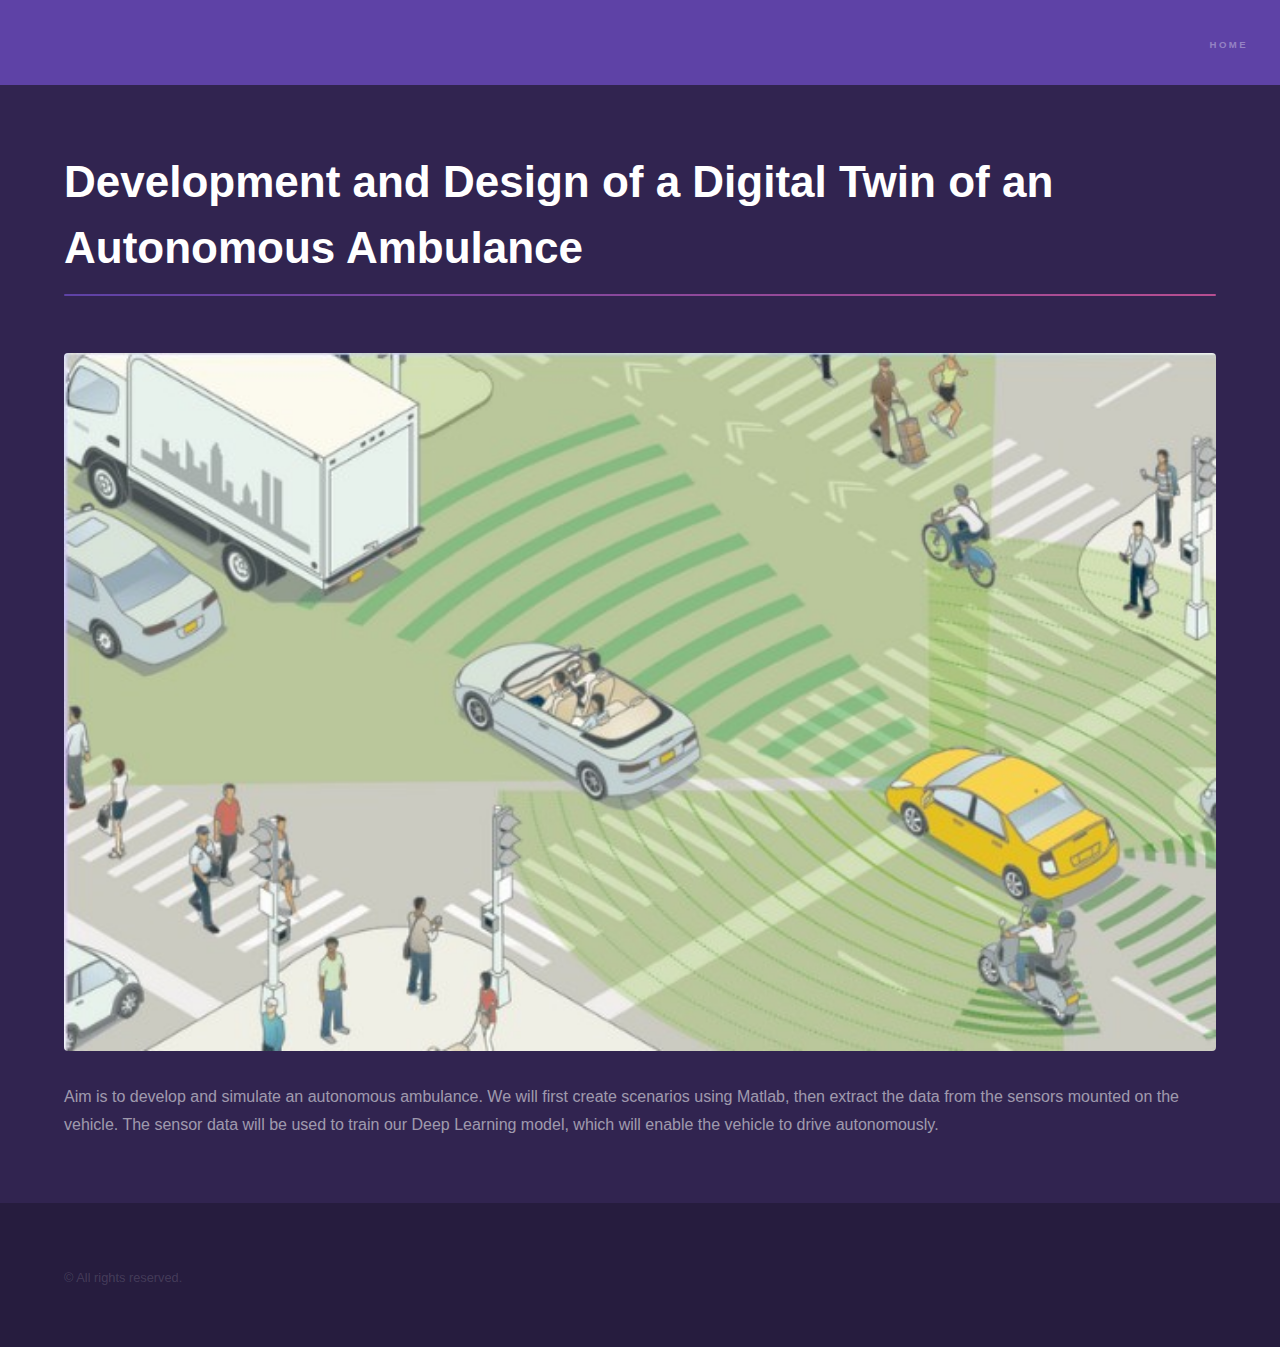
<file: generic.html>
<!DOCTYPE HTML>
<!--
	Hyperspace by HTML5 UP
	html5up.net | @ajlkn
	Free for personal and commercial use under the CCA 3.0 license (html5up.net/license)
-->
<html>
	<head>
		<!--<title>Generic - Hyperspace by HTML5 UP</title>-->
		<meta charset="utf-8" />
		<meta name="viewport" content="width=device-width, initial-scale=1, user-scalable=no" />
		<link rel="stylesheet" href="assets/css/main.css" />
		<noscript><link rel="stylesheet" href="assets/css/noscript.css" /></noscript>
	</head>
	<body class="is-preload">

		<!-- Header -->
			<header id="header">
				<a href="index.html" class="title"></a>
				<nav>
					<ul>
						<li><a href="index.html">Home</a></li>
						<!--<li><a href="generic.html" class="active">Generic</a></li>
						<li><a href="elements.html">Elements</a></li>-->
					</ul>
				</nav>
			</header>

		<!-- Wrapper -->
			<div id="wrapper">

				<!-- Main -->
					<section id="main" class="wrapper">
						<div class="inner">
							<h1 class="major">Development and Design of a Digital Twin of an Autonomous Ambulance</h1>
							<span class="image fit"><img src="images/project1.jpg" alt="" /></span>
							<p>Aim is to develop and simulate an autonomous ambulance. We will first create scenarios using Matlab, then extract the data from the sensors mounted on the vehicle. The sensor data will be used to train our Deep Learning model, which will enable the vehicle to drive autonomously.</p>
						</div>
					</section>

			</div>

		<!-- Footer -->
			<footer id="footer" class="wrapper alt">
				<div class="inner">
					<ul class="menu">
						<li>&copy; All rights reserved.</li><!--<li>Design: <a href="http://html5up.net">HTML5 UP</a></li>-->
					</ul>
				</div>
			</footer>

		<!-- Scripts -->
			<script src="assets/js/jquery.min.js"></script>
			<script src="assets/js/jquery.scrollex.min.js"></script>
			<script src="assets/js/jquery.scrolly.min.js"></script>
			<script src="assets/js/browser.min.js"></script>
			<script src="assets/js/breakpoints.min.js"></script>
			<script src="assets/js/util.js"></script>
			<script src="assets/js/main.js"></script>

	</body>
</html>
</file>
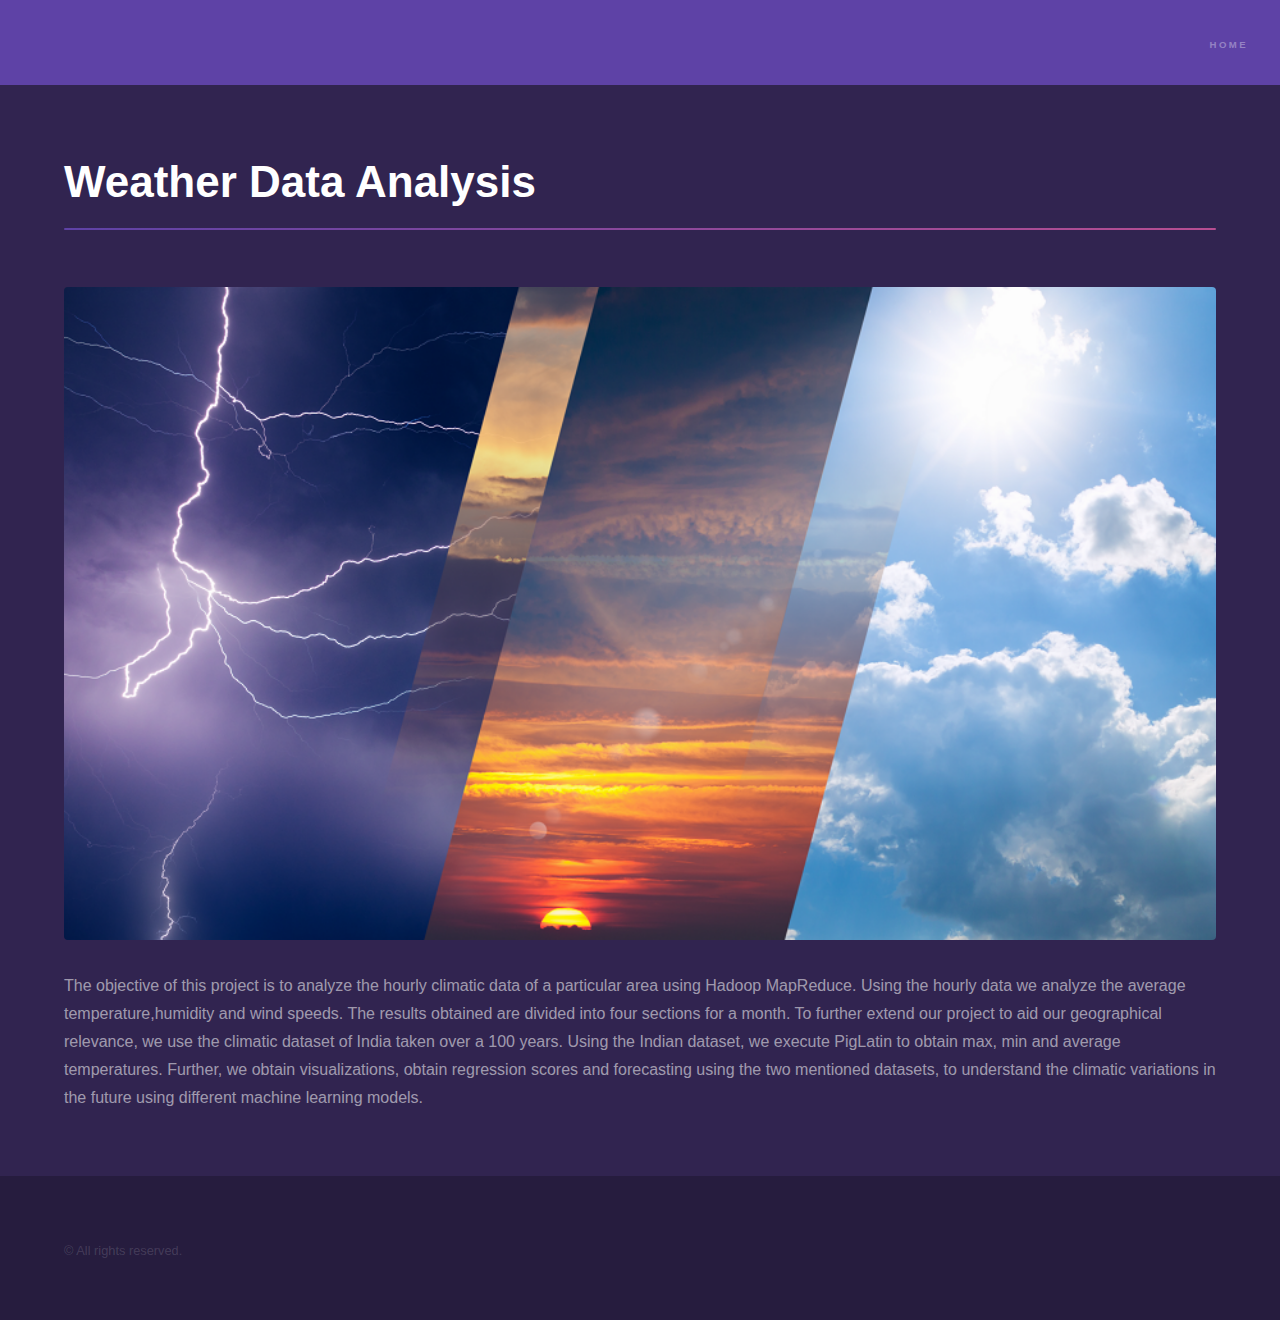
<file: project3.html>
<!DOCTYPE HTML>
<!--
	Hyperspace by HTML5 UP
	html5up.net | @ajlkn
	Free for personal and commercial use under the CCA 3.0 license (html5up.net/license)
-->
<html>
	<head>
		<!--<title>Generic - Hyperspace by HTML5 UP</title>-->
		<meta charset="utf-8" />
		<meta name="viewport" content="width=device-width, initial-scale=1, user-scalable=no" />
		<link rel="stylesheet" href="assets/css/main.css" />
		<noscript><link rel="stylesheet" href="assets/css/noscript.css" /></noscript>
	</head>
	<body class="is-preload">

		<!-- Header -->
			<header id="header">
				<a href="index.html" class="title"></a>
				<nav>
					<ul>
						<li><a href="index.html">Home</a></li>
						<!--<li><a href="generic.html" class="active">Generic</a></li>
						<li><a href="elements.html">Elements</a></li>-->
					</ul>
				</nav>
			</header>

		<!-- Wrapper -->
			<div id="wrapper">

				<!-- Main -->
					<section id="main" class="wrapper">
						<div class="inner">
							<h1 class="major">Weather Data Analysis</h1>
							<span class="image fit"><img src="images/project3.png" alt="" /></span>
							<p>The objective of this project is to analyze the hourly climatic data of a particular area using Hadoop MapReduce.
Using the hourly data we analyze the average temperature,humidity and wind speeds. The results obtained are divided into four sections for a month.
To further extend our project to aid our geographical relevance, we use the climatic dataset of India taken over a 100 years.
Using the Indian dataset, we execute PigLatin to obtain max, min and average temperatures.
Further, we obtain visualizations, obtain regression scores and forecasting using the two mentioned datasets, to understand the climatic variations in the future using different machine learning models.
</p>
						</div>
					</section>

			</div>

		<!-- Footer -->
			<footer id="footer" class="wrapper alt">
				<div class="inner">
					<ul class="menu">
						<li>&copy; All rights reserved.</li><!--<li>Design: <a href="http://html5up.net">HTML5 UP</a></li>-->
					</ul>
				</div>
			</footer>

		<!-- Scripts -->
			<script src="assets/js/jquery.min.js"></script>
			<script src="assets/js/jquery.scrollex.min.js"></script>
			<script src="assets/js/jquery.scrolly.min.js"></script>
			<script src="assets/js/browser.min.js"></script>
			<script src="assets/js/breakpoints.min.js"></script>
			<script src="assets/js/util.js"></script>
			<script src="assets/js/main.js"></script>

	</body>
</html>
</file>
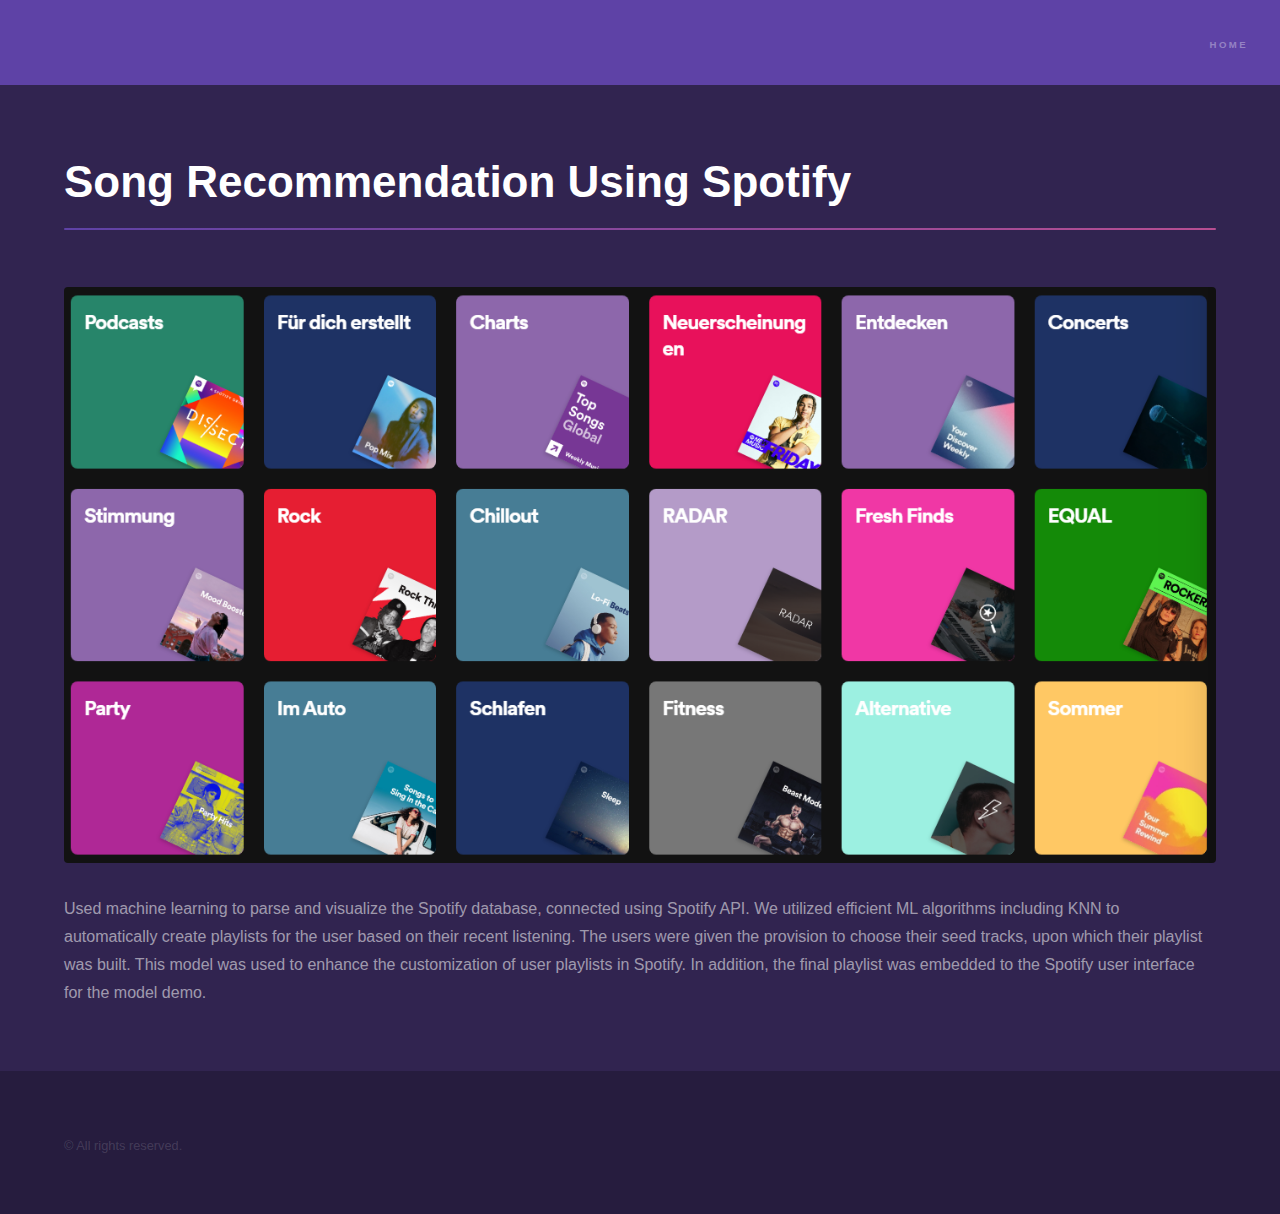
<file: project4.html>
<!DOCTYPE HTML>
<!--
	Hyperspace by HTML5 UP
	html5up.net | @ajlkn
	Free for personal and commercial use under the CCA 3.0 license (html5up.net/license)
-->
<html>
	<head>
		<!--<title>Generic - Hyperspace by HTML5 UP</title>-->
		<meta charset="utf-8" />
		<meta name="viewport" content="width=device-width, initial-scale=1, user-scalable=no" />
		<link rel="stylesheet" href="assets/css/main.css" />
		<noscript><link rel="stylesheet" href="assets/css/noscript.css" /></noscript>
	</head>
	<body class="is-preload">

		<!-- Header -->
			<header id="header">
				<a href="index.html" class="title"></a>
				<nav>
					<ul>
						<li><a href="index.html">Home</a></li>
						<!--<li><a href="generic.html" class="active">Generic</a></li>
						<li><a href="elements.html">Elements</a></li>-->
					</ul>
				</nav>
			</header>

		<!-- Wrapper -->
			<div id="wrapper">

				<!-- Main -->
					<section id="main" class="wrapper">
						<div class="inner">
							<h1 class="major">Song Recommendation Using Spotify</h1>
							<span class="image fit"><img src="images/project4.png" alt="" /></span>
							<p>Used machine learning to parse and visualize the Spotify database, connected using Spotify API. We utilized efficient ML algorithms including KNN to automatically create playlists for the user based on their recent listening. The users were given the provision to choose their seed tracks, upon which their playlist was built. This model was used to enhance the customization of user playlists in Spotify. In addition, the final playlist was embedded to the Spotify user interface for the model demo.</p>
						</div>
					</section>

			</div>

		<!-- Footer -->
			<footer id="footer" class="wrapper alt">
				<div class="inner">
					<ul class="menu">
						<li>&copy; All rights reserved.</li><!--<li>Design: <a href="http://html5up.net">HTML5 UP</a></li>-->
					</ul>
				</div>
			</footer>

		<!-- Scripts -->
			<script src="assets/js/jquery.min.js"></script>
			<script src="assets/js/jquery.scrollex.min.js"></script>
			<script src="assets/js/jquery.scrolly.min.js"></script>
			<script src="assets/js/browser.min.js"></script>
			<script src="assets/js/breakpoints.min.js"></script>
			<script src="assets/js/util.js"></script>
			<script src="assets/js/main.js"></script>

	</body>
</html>
</file>
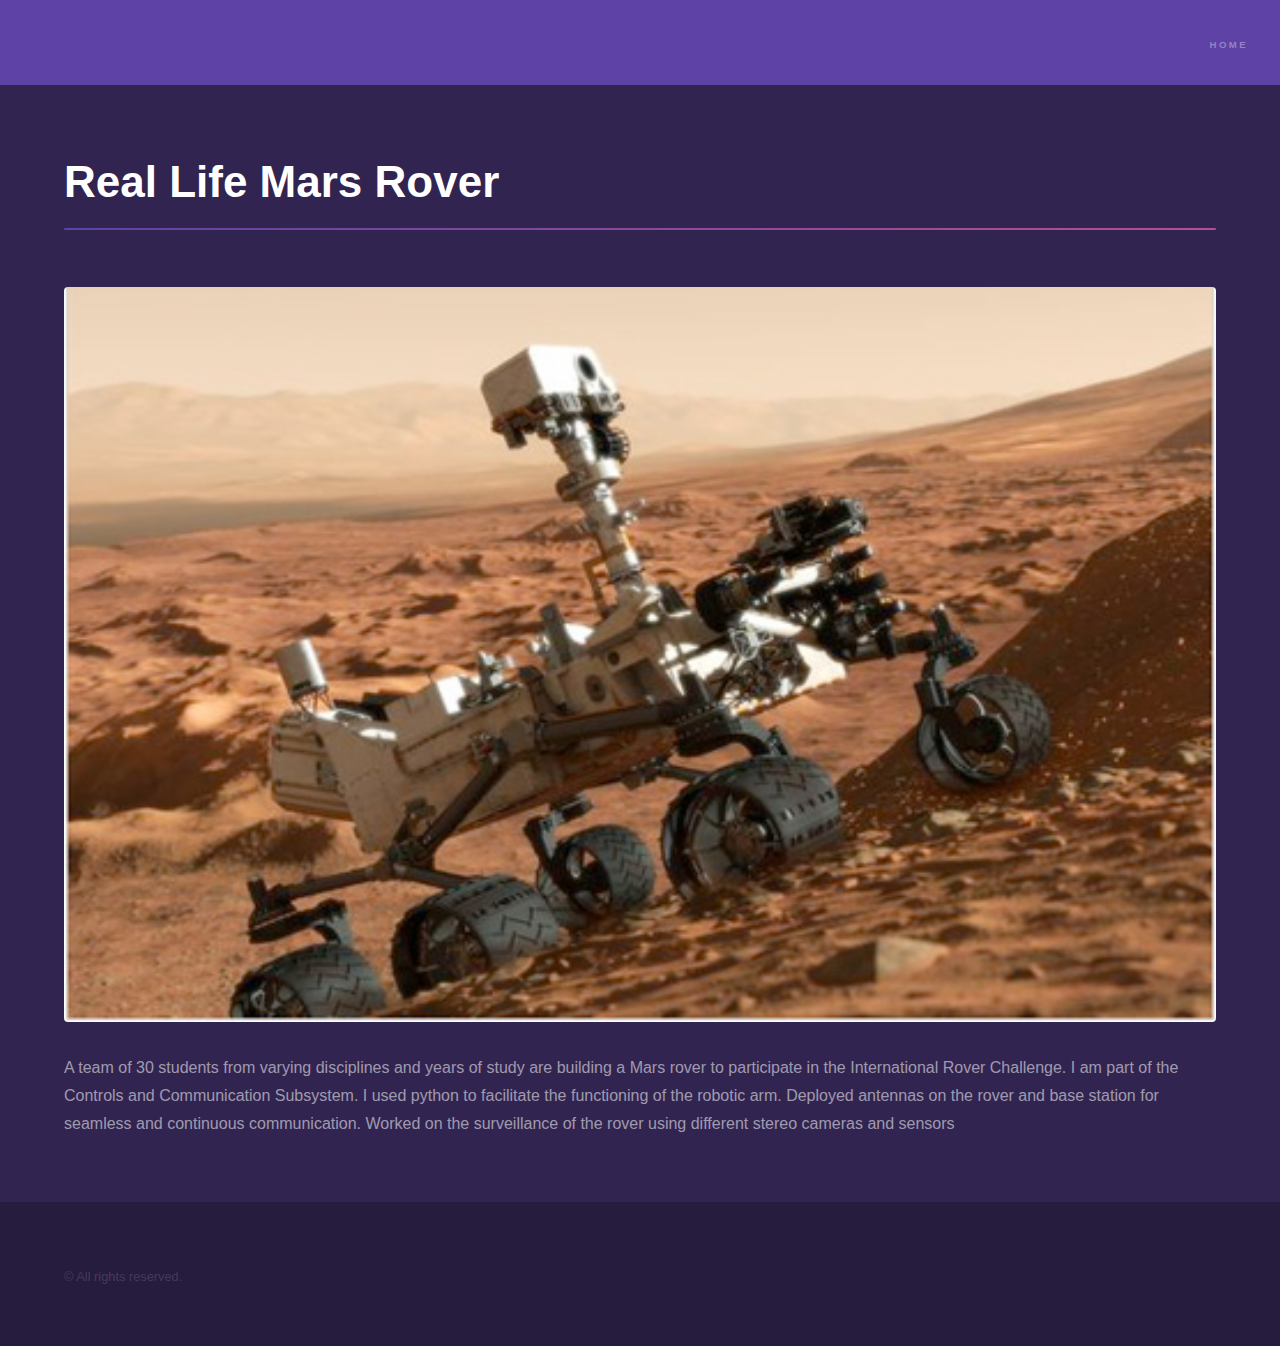
<file: project5.html>
<!DOCTYPE HTML>
<!--
	Hyperspace by HTML5 UP
	html5up.net | @ajlkn
	Free for personal and commercial use under the CCA 3.0 license (html5up.net/license)
-->
<html>
	<head>
		<!--<title>Generic - Hyperspace by HTML5 UP</title>-->
		<meta charset="utf-8" />
		<meta name="viewport" content="width=device-width, initial-scale=1, user-scalable=no" />
		<link rel="stylesheet" href="assets/css/main.css" />
		<noscript><link rel="stylesheet" href="assets/css/noscript.css" /></noscript>
	</head>
	<body class="is-preload">

		<!-- Header -->
			<header id="header">
				<a href="index.html" class="title"></a>
				<nav>
					<ul>
						<li><a href="index.html">Home</a></li>
						<!--<li><a href="generic.html" class="active">Generic</a></li>
						<li><a href="elements.html">Elements</a></li>-->
					</ul>
				</nav>
			</header>

		<!-- Wrapper -->
			<div id="wrapper">

				<!-- Main -->
					<section id="main" class="wrapper">
						<div class="inner">
							<h1 class="major">Real Life Mars Rover</h1>
							<span class="image fit"><img src="images/project5.jpg" alt="" /></span>
							<p>A team of 30 students from varying disciplines and years of study are building a Mars rover to participate in the International Rover Challenge. I am part of the Controls and Communication Subsystem. I used python to facilitate the functioning of the robotic arm. Deployed antennas on the rover and base station for seamless and continuous communication. Worked on the surveillance of the rover using different stereo cameras and sensors
</p>
						</div>
					</section>

			</div>

		<!-- Footer -->
			<footer id="footer" class="wrapper alt">
				<div class="inner">
					<ul class="menu">
						<li>&copy; All rights reserved.</li><!--<li>Design: <a href="http://html5up.net">HTML5 UP</a></li>-->
					</ul>
				</div>
			</footer>

		<!-- Scripts -->
			<script src="assets/js/jquery.min.js"></script>
			<script src="assets/js/jquery.scrollex.min.js"></script>
			<script src="assets/js/jquery.scrolly.min.js"></script>
			<script src="assets/js/browser.min.js"></script>
			<script src="assets/js/breakpoints.min.js"></script>
			<script src="assets/js/util.js"></script>
			<script src="assets/js/main.js"></script>

	</body>
</html>
</file>
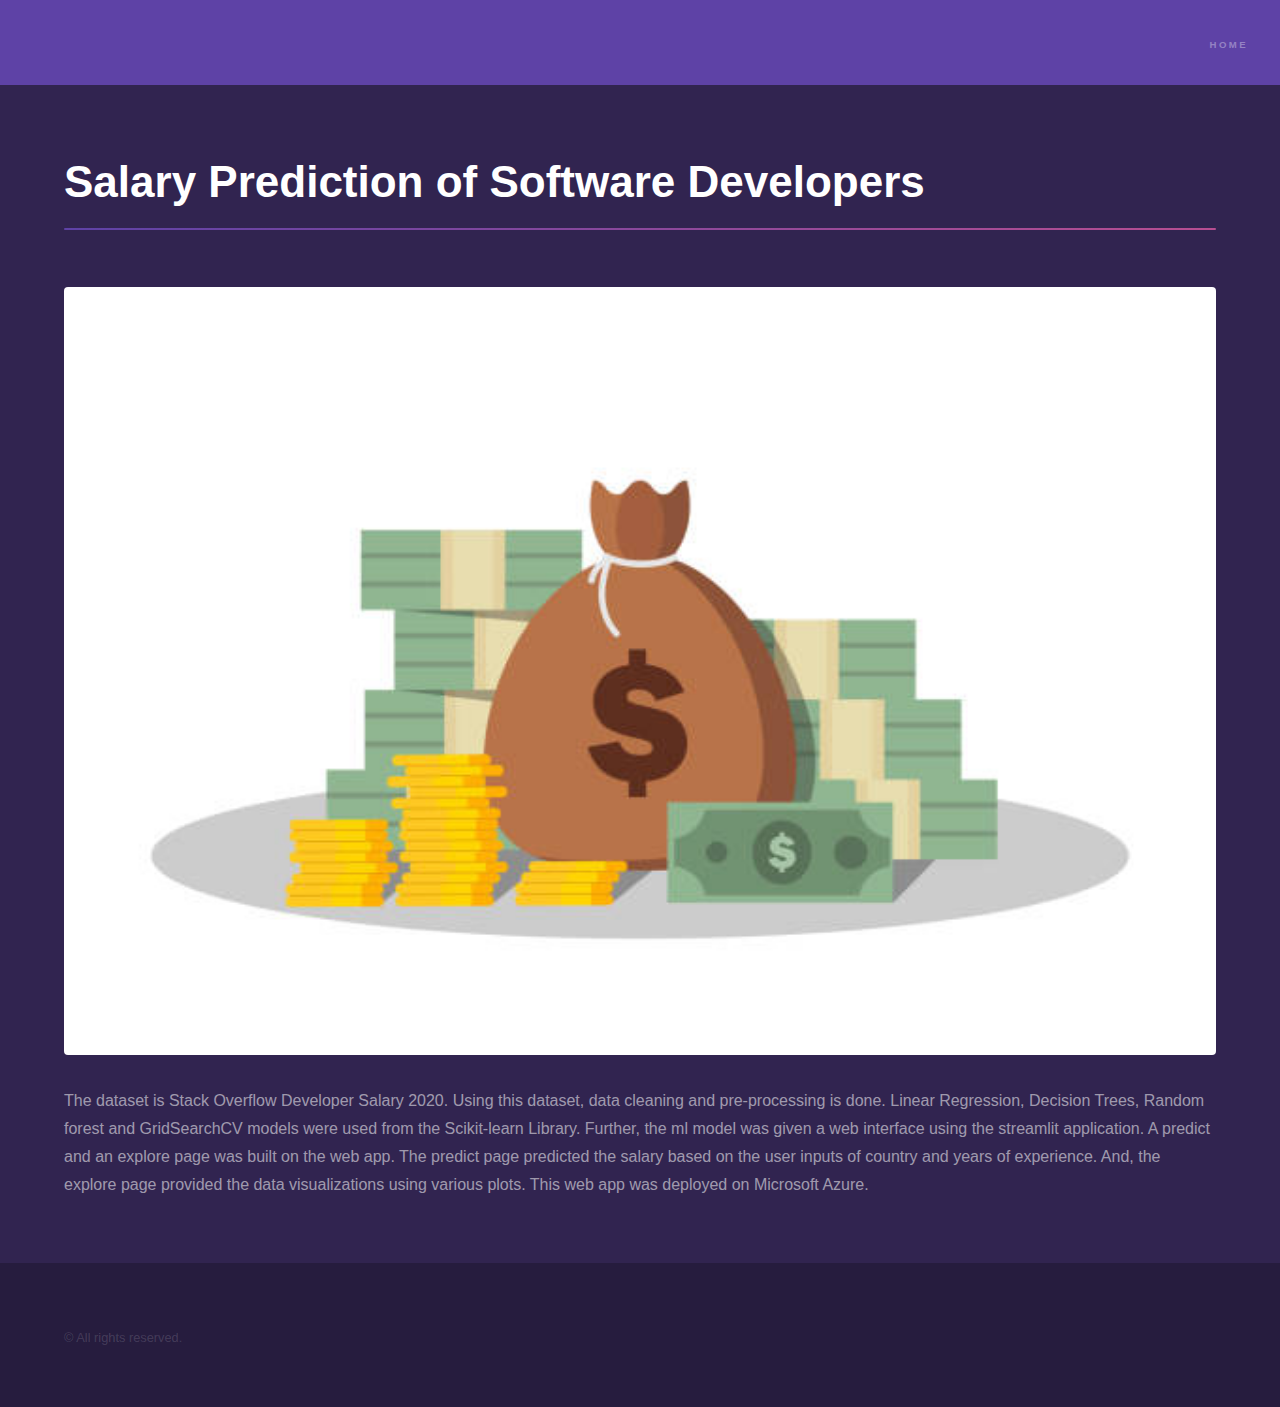
<file: project6.html>
<!DOCTYPE HTML>
<!--
	Hyperspace by HTML5 UP
	html5up.net | @ajlkn
	Free for personal and commercial use under the CCA 3.0 license (html5up.net/license)
-->
<html>
	<head>
		<!--<title>Generic - Hyperspace by HTML5 UP</title>-->
		<meta charset="utf-8" />
		<meta name="viewport" content="width=device-width, initial-scale=1, user-scalable=no" />
		<link rel="stylesheet" href="assets/css/main.css" />
		<noscript><link rel="stylesheet" href="assets/css/noscript.css" /></noscript>
	</head>
	<body class="is-preload">

		<!-- Header -->
			<header id="header">
				<a href="index.html" class="title"></a>
				<nav>
					<ul>
						<li><a href="index.html">Home</a></li>
						<!--<li><a href="generic.html" class="active">Generic</a></li>
						<li><a href="elements.html">Elements</a></li>-->
					</ul>
				</nav>
			</header>

		<!-- Wrapper -->
			<div id="wrapper">

				<!-- Main -->
					<section id="main" class="wrapper">
						<div class="inner">
							<h1 class="major">Salary Prediction of Software Developers</h1>
							<span class="image fit"><img src="images/project6.jpg" alt="" /></span>
							<p>The dataset is Stack Overflow Developer Salary 2020. Using this dataset, data cleaning and pre-processing is done. Linear Regression, Decision Trees, Random forest and GridSearchCV models were used from the Scikit-learn Library. Further, the ml model was given a web interface using the streamlit application. A predict and an explore page was built on the web app. The predict page predicted the salary based on the user inputs of country and years of experience. And, the explore page provided the data visualizations using various plots. This web app was deployed on Microsoft Azure.
</p>
						</div>
					</section>

			</div>

		<!-- Footer -->
			<footer id="footer" class="wrapper alt">
				<div class="inner">
					<ul class="menu">
						<li>&copy; All rights reserved.</li><!--<li>Design: <a href="http://html5up.net">HTML5 UP</a></li>-->
					</ul>
				</div>
			</footer>

		<!-- Scripts -->
			<script src="assets/js/jquery.min.js"></script>
			<script src="assets/js/jquery.scrollex.min.js"></script>
			<script src="assets/js/jquery.scrolly.min.js"></script>
			<script src="assets/js/browser.min.js"></script>
			<script src="assets/js/breakpoints.min.js"></script>
			<script src="assets/js/util.js"></script>
			<script src="assets/js/main.js"></script>

	</body>
</html>
</file>
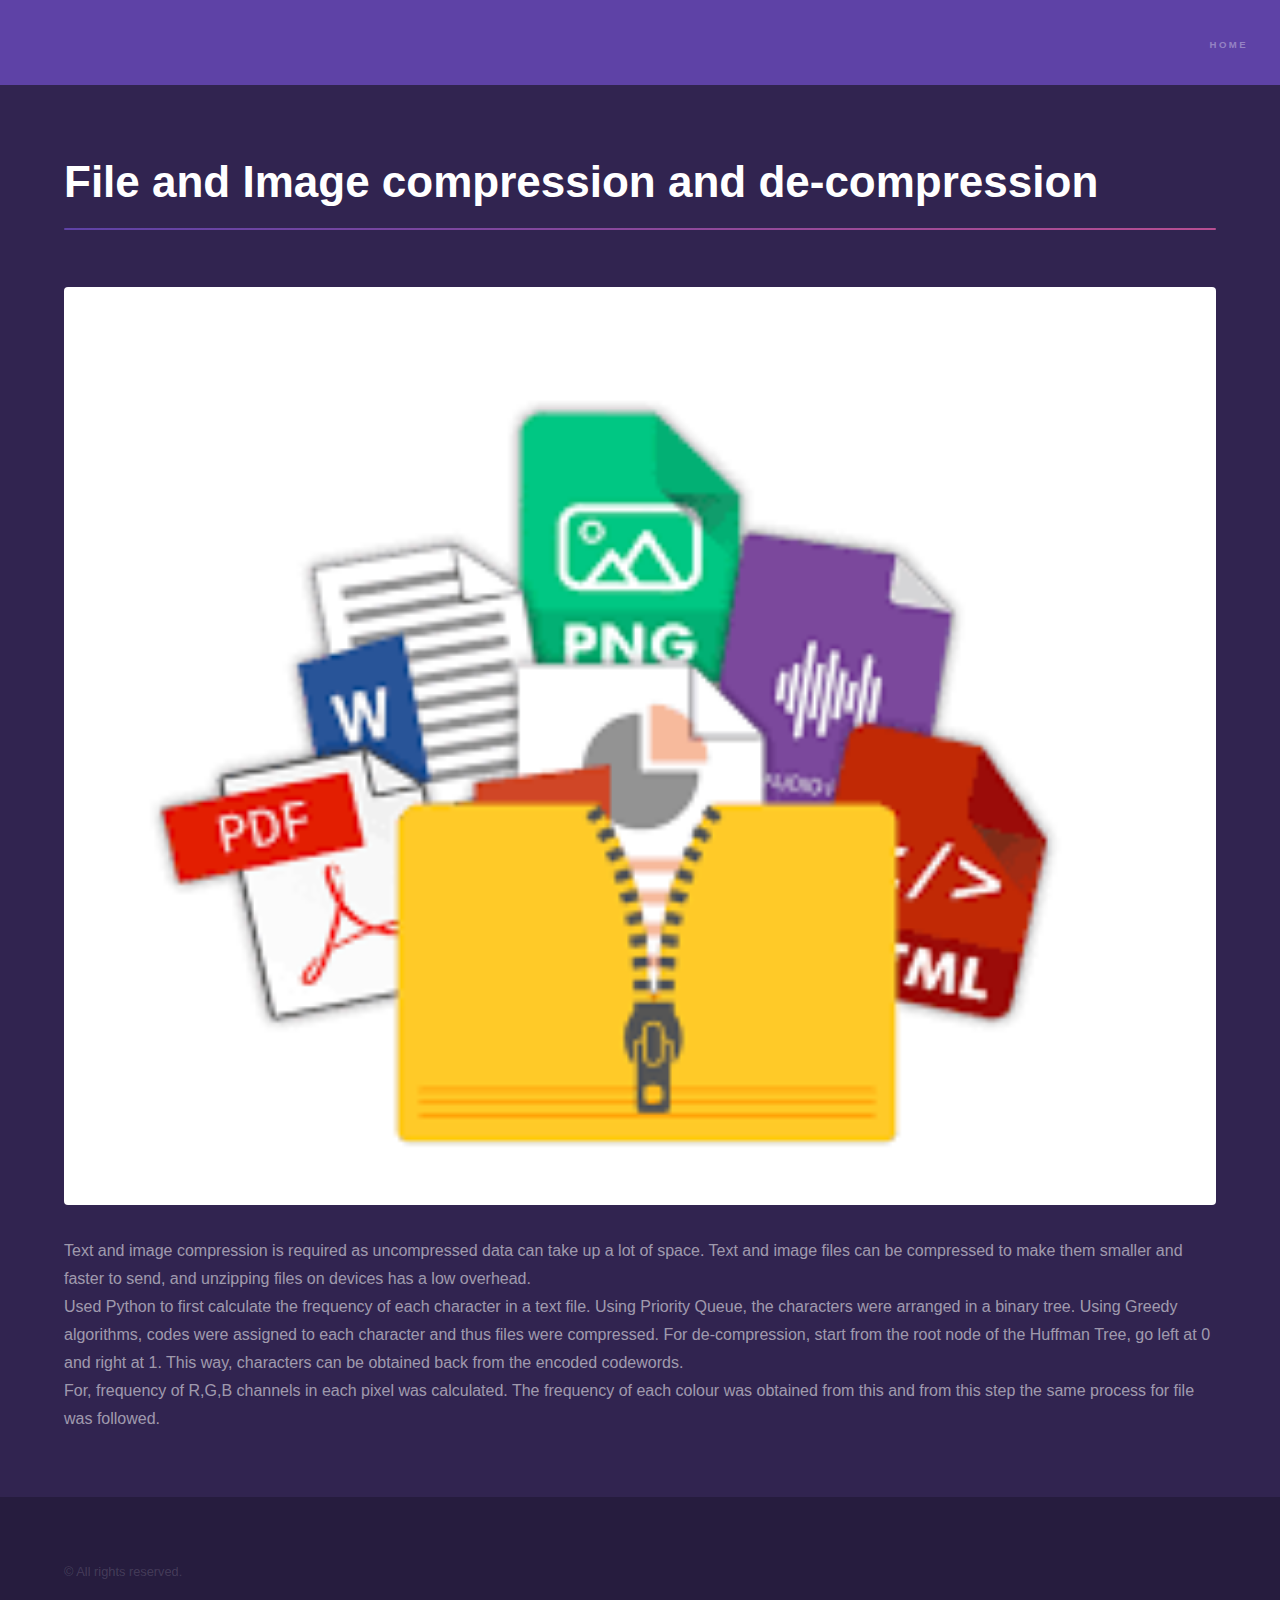
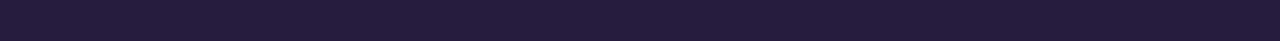
<file: project7.html>
<!DOCTYPE HTML>
<!--
	Hyperspace by HTML5 UP
	html5up.net | @ajlkn
	Free for personal and commercial use under the CCA 3.0 license (html5up.net/license)
-->
<html>
	<head>
		<!--<title>Generic - Hyperspace by HTML5 UP</title>-->
		<meta charset="utf-8" />
		<meta name="viewport" content="width=device-width, initial-scale=1, user-scalable=no" />
		<link rel="stylesheet" href="assets/css/main.css" />
		<noscript><link rel="stylesheet" href="assets/css/noscript.css" /></noscript>
	</head>
	<body class="is-preload">

		<!-- Header -->
			<header id="header">
				<a href="index.html" class="title"></a>
				<nav>
					<ul>
						<li><a href="index.html">Home</a></li>
						<!--<li><a href="generic.html" class="active">Generic</a></li>
						<li><a href="elements.html">Elements</a></li>-->
					</ul>
				</nav>
			</header>

		<!-- Wrapper -->
			<div id="wrapper">

				<!-- Main -->
					<section id="main" class="wrapper">
						<div class="inner">
							<h1 class="major">File and Image compression and de-compression</h1>
							<span class="image fit"><img src="images/project7.png" alt="" /></span>
                          <p>Text and image compression is required as uncompressed data can take up a lot of space. Text and image files can be compressed to make them smaller and faster to send, and unzipping files on devices has a low overhead.
                            <br>Used Python to first calculate the frequency of each character in a text file. Using Priority Queue, the characters were arranged in a binary tree. Using Greedy algorithms, codes were assigned to each character and thus files were compressed. For de-compression, start from the root node of the Huffman Tree, go left at 0 and right at 1. This way, characters can be obtained back from the encoded codewords.
                            <br>For, frequency of R,G,B channels in each pixel was calculated. The frequency of each colour was obtained from this and from this step the same process for file was followed.
                          </p>
						</div>
					</section>

			</div>

		<!-- Footer -->
			<footer id="footer" class="wrapper alt">
				<div class="inner">
					<ul class="menu">
						<li>&copy; All rights reserved.</li><!--<li>Design: <a href="http://html5up.net">HTML5 UP</a></li>-->
					</ul>
				</div>
			</footer>

		<!-- Scripts -->
			<script src="assets/js/jquery.min.js"></script>
			<script src="assets/js/jquery.scrollex.min.js"></script>
			<script src="assets/js/jquery.scrolly.min.js"></script>
			<script src="assets/js/browser.min.js"></script>
			<script src="assets/js/breakpoints.min.js"></script>
			<script src="assets/js/util.js"></script>
			<script src="assets/js/main.js"></script>

	</body>
</html>
</file>
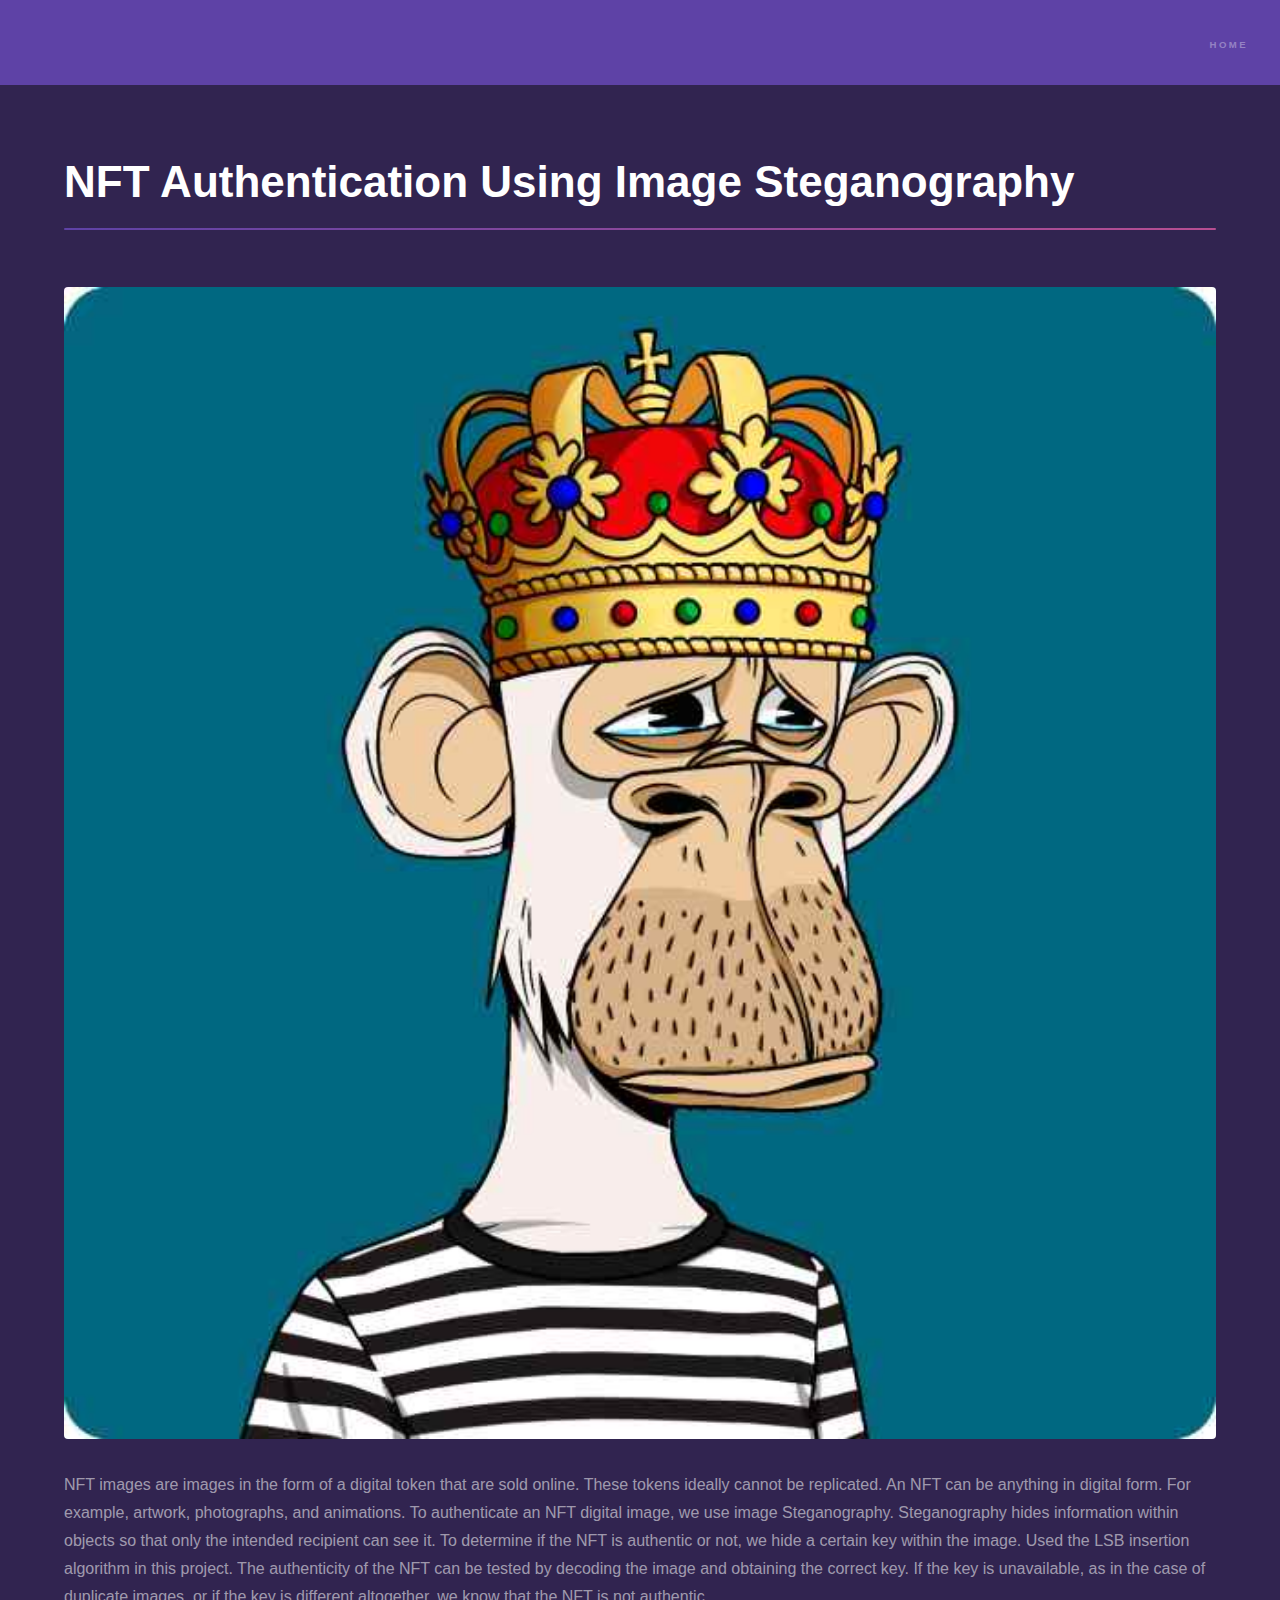
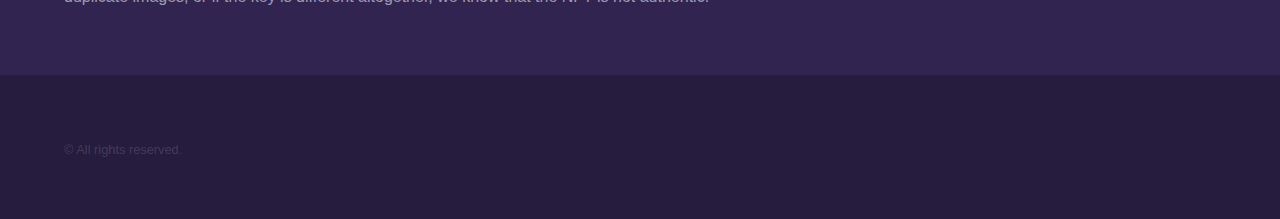
<file: project8.html>
<!DOCTYPE HTML>
<!--
	Hyperspace by HTML5 UP
	html5up.net | @ajlkn
	Free for personal and commercial use under the CCA 3.0 license (html5up.net/license)
-->
<html>
	<head>
		<!--<title>Generic - Hyperspace by HTML5 UP</title>-->
		<meta charset="utf-8" />
		<meta name="viewport" content="width=device-width, initial-scale=1, user-scalable=no" />
		<link rel="stylesheet" href="assets/css/main.css" />
		<noscript><link rel="stylesheet" href="assets/css/noscript.css" /></noscript>
	</head>
	<body class="is-preload">

		<!-- Header -->
			<header id="header">
				<a href="index.html" class="title"></a>
				<nav>
					<ul>
						<li><a href="index.html">Home</a></li>
						<!--<li><a href="generic.html" class="active">Generic</a></li>
						<li><a href="elements.html">Elements</a></li>-->
					</ul>
				</nav>
			</header>

		<!-- Wrapper -->
			<div id="wrapper">

				<!-- Main -->
					<section id="main" class="wrapper">
						<div class="inner">
							<h1 class="major">NFT Authentication Using Image Steganography</h1>
							<span class="image fit"><img src="images/project8.jpg" alt="" /></span>
                          <p>NFT images are images in the form of a digital token that are sold online. These tokens ideally cannot be replicated. An NFT can be anything in digital form. For example, artwork, photographs, and animations. To authenticate an NFT digital image, we use image Steganography. Steganography hides information within objects so that only the intended recipient can see it. To determine if the NFT is authentic or not, we hide a certain key within the image. Used the LSB insertion algorithm in this project. The authenticity of the NFT can be tested by decoding the image and obtaining the correct key.
If the key is unavailable, as in the case of duplicate images, or if the key is different altogether, we know that the NFT is not authentic.  </p>
                        </div>
					</section>

			</div>

		<!-- Footer -->
			<footer id="footer" class="wrapper alt">
				<div class="inner">
					<ul class="menu">
						<li>&copy; All rights reserved.</li><!--<li>Design: <a href="http://html5up.net">HTML5 UP</a></li>-->
					</ul>
				</div>
			</footer>

		<!-- Scripts -->
			<script src="assets/js/jquery.min.js"></script>
			<script src="assets/js/jquery.scrollex.min.js"></script>
			<script src="assets/js/jquery.scrolly.min.js"></script>
			<script src="assets/js/browser.min.js"></script>
			<script src="assets/js/breakpoints.min.js"></script>
			<script src="assets/js/util.js"></script>
			<script src="assets/js/main.js"></script>

	</body>
</html>
</file>
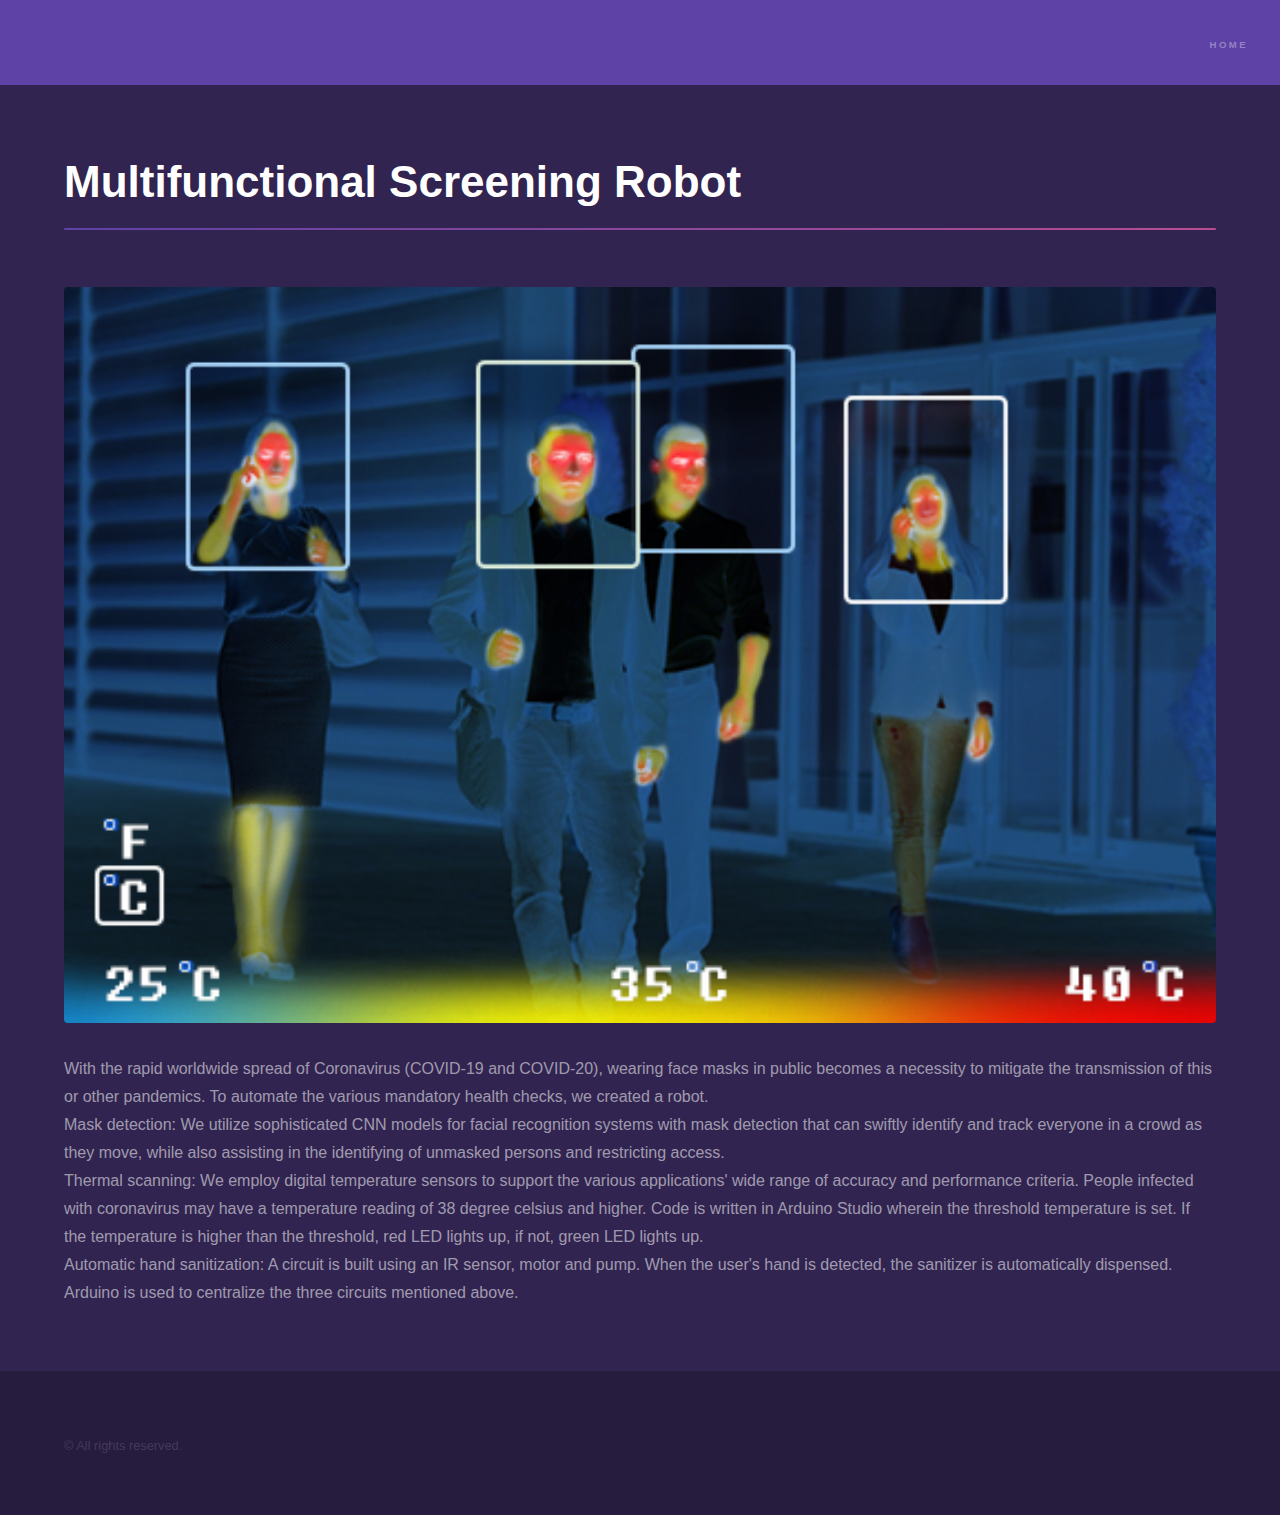
<file: project9.html>
<!DOCTYPE HTML>
<!--
	Hyperspace by HTML5 UP
	html5up.net | @ajlkn
	Free for personal and commercial use under the CCA 3.0 license (html5up.net/license)
-->
<html>
	<head>
		<!--<title>Generic - Hyperspace by HTML5 UP</title>-->
		<meta charset="utf-8" />
		<meta name="viewport" content="width=device-width, initial-scale=1, user-scalable=no" />
		<link rel="stylesheet" href="assets/css/main.css" />
		<noscript><link rel="stylesheet" href="assets/css/noscript.css" /></noscript>
	</head>
	<body class="is-preload">

		<!-- Header -->
			<header id="header">
				<a href="index.html" class="title"></a>
				<nav>
					<ul>
						<li><a href="index.html">Home</a></li>
						<!--<li><a href="generic.html" class="active">Generic</a></li>
						<li><a href="elements.html">Elements</a></li>-->
					</ul>
				</nav>
			</header>

		<!-- Wrapper -->
			<div id="wrapper">

				<!-- Main -->
					<section id="main" class="wrapper">
						<div class="inner">
							<h1 class="major">Multifunctional Screening Robot</h1>
							<span class="image fit"><img src="images/project9.jpg" alt="" /></span>
							<p>	With the rapid worldwide spread of Coronavirus (COVID-19 and COVID-20), wearing face masks in public becomes a necessity to mitigate the transmission of this or other pandemics. To automate the various mandatory health checks, we created a robot.
								<br>Mask detection:
								We utilize sophisticated CNN models for facial recognition systems with mask detection that can swiftly identify and track everyone in a crowd as they move, while also assisting in the identifying of unmasked persons and restricting access.
								<br>Thermal scanning:
								We employ digital temperature sensors to support the various applications' wide range of accuracy and performance criteria. People infected with coronavirus may have a temperature reading of 38 degree celsius and higher. Code is written in Arduino Studio wherein the threshold temperature is set. If the temperature is higher than the threshold, red LED lights up, if not, green LED lights up.
								<br>Automatic hand sanitization:
								A circuit is built using an IR sensor, motor and pump. When the user's hand is detected, the sanitizer is automatically dispensed.
								<br>Arduino is used to centralize the three circuits mentioned above.
							</p>
						</div>
					</section>

			</div>

		<!-- Footer -->
			<footer id="footer" class="wrapper alt">
				<div class="inner">
					<ul class="menu">
						<li>&copy; All rights reserved.</li><!--<li>Design: <a href="http://html5up.net">HTML5 UP</a></li>-->
					</ul>
				</div>
			</footer>

		<!-- Scripts -->
			<script src="assets/js/jquery.min.js"></script>
			<script src="assets/js/jquery.scrollex.min.js"></script>
			<script src="assets/js/jquery.scrolly.min.js"></script>
			<script src="assets/js/browser.min.js"></script>
			<script src="assets/js/breakpoints.min.js"></script>
			<script src="assets/js/util.js"></script>
			<script src="assets/js/main.js"></script>

	</body>
</html>
</file>
<file: assets/css/noscript.css>
/*
	Hyperspace by HTML5 UP
	html5up.net | @ajlkn
	Free for personal and commercial use under the CCA 3.0 license (html5up.net/license)
*/

/* Spotlights */

	.spotlights > section > .image:before {
		opacity: 0 !important;
	}

	.spotlights > section > .content > .inner {
		-moz-transform: none !important;
		-webkit-transform: none !important;
		-ms-transform: none !important;
		transform: none !important;
		opacity: 1 !important;
	}

/* Wrapper */

	.wrapper > .inner {
		opacity: 1 !important;
		-moz-transform: none !important;
		-webkit-transform: none !important;
		-ms-transform: none !important;
		transform: none !important;
	}

/* Sidebar */

	#sidebar > .inner {
		opacity: 1 !important;
	}

	#sidebar nav > ul > li {
		-moz-transform: none !important;
		-webkit-transform: none !important;
		-ms-transform: none !important;
		transform: none !important;
		opacity: 1 !important;
	}
</file>
<file: assets/css/main.css>
@import url(fontawesome-all.min.css);

/*
	Hyperspace by HTML5 UP
	html5up.net | @ajlkn
	Free for personal and commercial use under the CCA 3.0 license (html5up.net/license)
*/

html, body, div, span, applet, object,
iframe, h1, h2, h3, h4, h5, h6, p, blockquote,
pre, a, abbr, acronym, address, big, cite,
code, del, dfn, em, img, ins, kbd, q, s, samp,
small, strike, strong, sub, sup, tt, var, b,
u, i, center, dl, dt, dd, ol, ul, li, fieldset,
form, label, legend, table, caption, tbody,
tfoot, thead, tr, th, td, article, aside,
canvas, details, embed, figure, figcaption,
footer, header, hgroup, menu, nav, output, ruby,
section, summary, time, mark, audio, video {
	margin: 0;
	padding: 0;
	border: 0;
	font-size: 100%;
	font: inherit;
	vertical-align: baseline;}

article, aside, details, figcaption, figure,
footer, header, hgroup, menu, nav, section {
	display: block;}

body {
	line-height: 1;
}

ol, ul {
	list-style: none;
}

blockquote, q {
	quotes: none;
}

	blockquote:before, blockquote:after, q:before, q:after {
		content: '';
		content: none;
	}

table {
	border-collapse: collapse;
	border-spacing: 0;
}

body {
	-webkit-text-size-adjust: none;
}

mark {
	background-color: transparent;
	color: inherit;
}

input::-moz-focus-inner {
	border: 0;
	padding: 0;
}

input, select, textarea {
	-moz-appearance: none;
	-webkit-appearance: none;
	-ms-appearance: none;
	appearance: none;
}

/* Basic */

	@-ms-viewport {
		width: device-width;
	}

	body {
		-ms-overflow-style: scrollbar;
	}

	@media screen and (max-width: 480px) {

		html, body {
			min-width: 320px;
		}

	}

	html {
		box-sizing: border-box;
	}

	*, *:before, *:after {
		box-sizing: inherit;
	}

	body {
		background: #312450;
	}

		body.is-preload *, body.is-preload *:before, body.is-preload *:after {
			-moz-animation: none !important;
			-webkit-animation: none !important;
			-ms-animation: none !important;
			animation: none !important;
			-moz-transition: none !important;
			-webkit-transition: none !important;
			-ms-transition: none !important;
			transition: none !important;
		}

/* Type */

	body, input, select, textarea {
		color: rgba(255, 255, 255, 0.55);
		font-family: Arial, Helvetica, sans-serif;
		font-size: 16.5pt;
		font-weight: normal;
		line-height: 1.75;
	}

		@media screen and (max-width: 1680px) {

			body, input, select, textarea {
				font-size: 13pt;
			}

		}

		@media screen and (max-width: 1280px) {

			body, input, select, textarea {
				font-size: 12pt;
			}

		}

		@media screen and (max-width: 360px) {

			body, input, select, textarea {
				font-size: 11pt;
			}

		}

	a {
		-moz-transition: color 0.2s ease, border-bottom-color 0.2s ease;
		-webkit-transition: color 0.2s ease, border-bottom-color 0.2s ease;
		-ms-transition: color 0.2s ease, border-bottom-color 0.2s ease;
		transition: color 0.2s ease, border-bottom-color 0.2s ease;
		border-bottom: dotted 1px rgba(255, 255, 255, 0.35);
		color: inherit;
		text-decoration: none;
	}

		a:hover {
			border-bottom-color: transparent;
			color: #ffffff;
		}

	strong, b {
		color: #ffffff;
		font-weight: bold;
	}

	em, i {
		font-style: italic;
	}

	p {
		margin: 0 0 2em 0;
	}

	h1, h2, h3, h4, h5, h6 {
		color: #ffffff;
		font-weight: bold;
		line-height: 1.5;
		margin: 0 0 0.5em 0;
	}

		h1 a, h2 a, h3 a, h4 a, h5 a, h6 a {
			color: inherit;
			text-decoration: none;
		}

	h1 {
		font-size: 2.75em;
	}

		h1.major {
			margin: 0 0 1.3em 0;
			position: relative;
			padding-bottom: 0.35em;
		}

			h1.major:after {
				background-image: -moz-linear-gradient(to right, #5e42a6, #b74e91);
				background-image: -webkit-linear-gradient(to right, #5e42a6, #b74e91);
				background-image: -ms-linear-gradient(to right, #5e42a6, #b74e91);
				background-image: linear-gradient(to right, #5e42a6, #b74e91);
				-moz-transition: max-width 0.2s ease;
				-webkit-transition: max-width 0.2s ease;
				-ms-transition: max-width 0.2s ease;
				transition: max-width 0.2s ease;
				border-radius: 0.2em;
				bottom: 0;
				content: '';
				height: 0.05em;
				position: absolute;
				right: 0;
				width: 100%;
			}

	h2 {
		font-size: 1.75em;
	}

	h3 {
		font-size: 1.1em;
	}

	h4 {
		font-size: 1em;
	}

	h5 {
		font-size: 0.8em;
	}

	h6 {
		font-size: 0.6em;
	}

	@media screen and (max-width: 736px) {

		h1 {
			font-size: 2em;
		}

		h2 {
			font-size: 1.25em;
		}

		h3 {
			font-size: 1em;
		}

		h4 {
			font-size: 0.8em;
		}

		h5 {
			font-size: 0.6em;
		}

		h6 {
			font-size: 0.6em;
		}

	}

	sub {
		font-size: 0.8em;
		position: relative;
		top: 0.5em;
	}

	sup {
		font-size: 0.8em;
		position: relative;
		top: -0.5em;
	}

	blockquote {
		border-left: solid 4px rgba(255, 255, 255, 0.15);
		font-style: italic;
		margin: 0 0 2em 0;
		padding: 0.5em 0 0.5em 2em;
	}

	code {
		background: rgba(255, 255, 255, 0.05);
		border-radius: 0.25em;
		border: solid 1px rgba(255, 255, 255, 0.15);
		font-family: "Courier New", monospace;
		font-size: 0.9em;
		margin: 0 0.25em;
		padding: 0.25em 0.65em;
	}

	pre {
		-webkit-overflow-scrolling: touch;
		font-family: "Courier New", monospace;
		font-size: 0.9em;
		margin: 0 0 2em 0;
	}

		pre code {
			display: block;
			line-height: 1.75em;
			padding: 1em 1.5em;
			overflow-x: auto;
		}

	hr {
		border: 0;
		border-bottom: solid 1px rgba(255, 255, 255, 0.15);
		margin: 2em 0;
	}

		hr.major {
			margin: 3em 0;
		}

	.align-left {
		text-align: left;
	}

	.align-center {
		text-align: center;
	}

	.align-right {
		text-align: right;
	}

/* Row */

	.row {
		display: flex;
		flex-wrap: wrap;
		box-sizing: border-box;
		align-items: stretch;
	}

		.row > * {
			box-sizing: border-box;
		}

		.row.gtr-uniform > * > :last-child {
			margin-bottom: 0;
		}

		.row.aln-left {
			justify-content: flex-start;
		}

		.row.aln-center {
			justify-content: center;
		}

		.row.aln-right {
			justify-content: flex-end;
		}

		.row.aln-top {
			align-items: flex-start;
		}

		.row.aln-middle {
			align-items: center;
		}

		.row.aln-bottom {
			align-items: flex-end;
		}

		.row > .imp {
			order: -1;
		}

		.row > .col-1 {
			width: 8.33333%;
		}

		.row > .off-1 {
			margin-left: 8.33333%;
		}

		.row > .col-2 {
			width: 16.66667%;
		}

		.row > .off-2 {
			margin-left: 16.66667%;
		}

		.row > .col-3 {
			width: 25%;
		}

		.row > .off-3 {
			margin-left: 25%;
		}

		.row > .col-4 {
			width: 33.33333%;
		}

		.row > .off-4 {
			margin-left: 33.33333%;
		}

		.row > .col-5 {
			width: 41.66667%;
		}

		.row > .off-5 {
			margin-left: 41.66667%;
		}

		.row > .col-6 {
			width: 50%;
		}

		.row > .off-6 {
			margin-left: 50%;
		}

		.row > .col-7 {
			width: 58.33333%;
		}

		.row > .off-7 {
			margin-left: 58.33333%;
		}

		.row > .col-8 {
			width: 66.66667%;
		}

		.row > .off-8 {
			margin-left: 66.66667%;
		}

		.row > .col-9 {
			width: 75%;
		}

		.row > .off-9 {
			margin-left: 75%;
		}

		.row > .col-10 {
			width: 83.33333%;
		}

		.row > .off-10 {
			margin-left: 83.33333%;
		}

		.row > .col-11 {
			width: 91.66667%;
		}

		.row > .off-11 {
			margin-left: 91.66667%;
		}

		.row > .col-12 {
			width: 100%;
		}

		.row > .off-12 {
			margin-left: 100%;
		}

		.row.gtr-0 {
			margin-top: 0;
			margin-left: 0em;
		}

			.row.gtr-0 > * {
				padding: 0 0 0 0em;
			}

			.row.gtr-0.gtr-uniform {
				margin-top: 0em;
			}

				.row.gtr-0.gtr-uniform > * {
					padding-top: 0em;
				}

		.row.gtr-25 {
			margin-top: 0;
			margin-left: -0.375em;
		}

			.row.gtr-25 > * {
				padding: 0 0 0 0.375em;
			}

			.row.gtr-25.gtr-uniform {
				margin-top: -0.375em;
			}

				.row.gtr-25.gtr-uniform > * {
					padding-top: 0.375em;
				}

		.row.gtr-50 {
			margin-top: 0;
			margin-left: -0.75em;
		}

			.row.gtr-50 > * {
				padding: 0 0 0 0.75em;
			}

			.row.gtr-50.gtr-uniform {
				margin-top: -0.75em;
			}

				.row.gtr-50.gtr-uniform > * {
					padding-top: 0.75em;
				}

		.row {
			margin-top: 0;
			margin-left: -1.5em;
		}

			.row > * {
				padding: 0 0 0 1.5em;
			}

			.row.gtr-uniform {
				margin-top: -1.5em;
			}

				.row.gtr-uniform > * {
					padding-top: 1.5em;
				}

		.row.gtr-150 {
			margin-top: 0;
			margin-left: -2.25em;
		}

			.row.gtr-150 > * {
				padding: 0 0 0 2.25em;
			}

			.row.gtr-150.gtr-uniform {
				margin-top: -2.25em;
			}

				.row.gtr-150.gtr-uniform > * {
					padding-top: 2.25em;
				}

		.row.gtr-200 {
			margin-top: 0;
			margin-left: -3em;
		}

			.row.gtr-200 > * {
				padding: 0 0 0 3em;
			}

			.row.gtr-200.gtr-uniform {
				margin-top: -3em;
			}

				.row.gtr-200.gtr-uniform > * {
					padding-top: 3em;
				}

		@media screen and (max-width: 1680px) {

			.row {
				display: flex;
				flex-wrap: wrap;
				box-sizing: border-box;
				align-items: stretch;
			}

				.row > * {
					box-sizing: border-box;
				}

				.row.gtr-uniform > * > :last-child {
					margin-bottom: 0;
				}

				.row.aln-left {
					justify-content: flex-start;
				}

				.row.aln-center {
					justify-content: center;
				}

				.row.aln-right {
					justify-content: flex-end;
				}

				.row.aln-top {
					align-items: flex-start;
				}

				.row.aln-middle {
					align-items: center;
				}

				.row.aln-bottom {
					align-items: flex-end;
				}

				.row > .imp-xlarge {
					order: -1;
				}

				.row > .col-1-xlarge {
					width: 8.33333%;
				}

				.row > .off-1-xlarge {
					margin-left: 8.33333%;
				}

				.row > .col-2-xlarge {
					width: 16.66667%;
				}

				.row > .off-2-xlarge {
					margin-left: 16.66667%;
				}

				.row > .col-3-xlarge {
					width: 25%;
				}

				.row > .off-3-xlarge {
					margin-left: 25%;
				}

				.row > .col-4-xlarge {
					width: 33.33333%;
				}

				.row > .off-4-xlarge {
					margin-left: 33.33333%;
				}

				.row > .col-5-xlarge {
					width: 41.66667%;
				}

				.row > .off-5-xlarge {
					margin-left: 41.66667%;
				}

				.row > .col-6-xlarge {
					width: 50%;
				}

				.row > .off-6-xlarge {
					margin-left: 50%;
				}

				.row > .col-7-xlarge {
					width: 58.33333%;
				}

				.row > .off-7-xlarge {
					margin-left: 58.33333%;
				}

				.row > .col-8-xlarge {
					width: 66.66667%;
				}

				.row > .off-8-xlarge {
					margin-left: 66.66667%;
				}

				.row > .col-9-xlarge {
					width: 75%;
				}

				.row > .off-9-xlarge {
					margin-left: 75%;
				}

				.row > .col-10-xlarge {
					width: 83.33333%;
				}

				.row > .off-10-xlarge {
					margin-left: 83.33333%;
				}

				.row > .col-11-xlarge {
					width: 91.66667%;
				}

				.row > .off-11-xlarge {
					margin-left: 91.66667%;
				}

				.row > .col-12-xlarge {
					width: 100%;
				}

				.row > .off-12-xlarge {
					margin-left: 100%;
				}

				.row.gtr-0 {
					margin-top: 0;
					margin-left: 0em;
				}

					.row.gtr-0 > * {
						padding: 0 0 0 0em;
					}

					.row.gtr-0.gtr-uniform {
						margin-top: 0em;
					}

						.row.gtr-0.gtr-uniform > * {
							padding-top: 0em;
						}

				.row.gtr-25 {
					margin-top: 0;
					margin-left: -0.375em;
				}

					.row.gtr-25 > * {
						padding: 0 0 0 0.375em;
					}

					.row.gtr-25.gtr-uniform {
						margin-top: -0.375em;
					}

						.row.gtr-25.gtr-uniform > * {
							padding-top: 0.375em;
						}

				.row.gtr-50 {
					margin-top: 0;
					margin-left: -0.75em;
				}

					.row.gtr-50 > * {
						padding: 0 0 0 0.75em;
					}

					.row.gtr-50.gtr-uniform {
						margin-top: -0.75em;
					}

						.row.gtr-50.gtr-uniform > * {
							padding-top: 0.75em;
						}

				.row {
					margin-top: 0;
					margin-left: -1.5em;
				}

					.row > * {
						padding: 0 0 0 1.5em;
					}

					.row.gtr-uniform {
						margin-top: -1.5em;
					}

						.row.gtr-uniform > * {
							padding-top: 1.5em;
						}

				.row.gtr-150 {
					margin-top: 0;
					margin-left: -2.25em;
				}

					.row.gtr-150 > * {
						padding: 0 0 0 2.25em;
					}

					.row.gtr-150.gtr-uniform {
						margin-top: -2.25em;
					}

						.row.gtr-150.gtr-uniform > * {
							padding-top: 2.25em;
						}

				.row.gtr-200 {
					margin-top: 0;
					margin-left: -3em;
				}

					.row.gtr-200 > * {
						padding: 0 0 0 3em;
					}

					.row.gtr-200.gtr-uniform {
						margin-top: -3em;
					}

						.row.gtr-200.gtr-uniform > * {
							padding-top: 3em;
						}

		}

		@media screen and (max-width: 1280px) {

			.row {
				display: flex;
				flex-wrap: wrap;
				box-sizing: border-box;
				align-items: stretch;
			}

				.row > * {
					box-sizing: border-box;
				}

				.row.gtr-uniform > * > :last-child {
					margin-bottom: 0;
				}

				.row.aln-left {
					justify-content: flex-start;
				}

				.row.aln-center {
					justify-content: center;
				}

				.row.aln-right {
					justify-content: flex-end;
				}

				.row.aln-top {
					align-items: flex-start;
				}

				.row.aln-middle {
					align-items: center;
				}

				.row.aln-bottom {
					align-items: flex-end;
				}

				.row > .imp-large {
					order: -1;
				}

				.row > .col-1-large {
					width: 8.33333%;
				}

				.row > .off-1-large {
					margin-left: 8.33333%;
				}

				.row > .col-2-large {
					width: 16.66667%;
				}

				.row > .off-2-large {
					margin-left: 16.66667%;
				}

				.row > .col-3-large {
					width: 25%;
				}

				.row > .off-3-large {
					margin-left: 25%;
				}

				.row > .col-4-large {
					width: 33.33333%;
				}

				.row > .off-4-large {
					margin-left: 33.33333%;
				}

				.row > .col-5-large {
					width: 41.66667%;
				}

				.row > .off-5-large {
					margin-left: 41.66667%;
				}

				.row > .col-6-large {
					width: 50%;
				}

				.row > .off-6-large {
					margin-left: 50%;
				}

				.row > .col-7-large {
					width: 58.33333%;
				}

				.row > .off-7-large {
					margin-left: 58.33333%;
				}

				.row > .col-8-large {
					width: 66.66667%;
				}

				.row > .off-8-large {
					margin-left: 66.66667%;
				}

				.row > .col-9-large {
					width: 75%;
				}

				.row > .off-9-large {
					margin-left: 75%;
				}

				.row > .col-10-large {
					width: 83.33333%;
				}

				.row > .off-10-large {
					margin-left: 83.33333%;
				}

				.row > .col-11-large {
					width: 91.66667%;
				}

				.row > .off-11-large {
					margin-left: 91.66667%;
				}

				.row > .col-12-large {
					width: 100%;
				}

				.row > .off-12-large {
					margin-left: 100%;
				}

				.row.gtr-0 {
					margin-top: 0;
					margin-left: 0em;
				}

					.row.gtr-0 > * {
						padding: 0 0 0 0em;
					}

					.row.gtr-0.gtr-uniform {
						margin-top: 0em;
					}

						.row.gtr-0.gtr-uniform > * {
							padding-top: 0em;
						}

				.row.gtr-25 {
					margin-top: 0;
					margin-left: -0.375em;
				}

					.row.gtr-25 > * {
						padding: 0 0 0 0.375em;
					}

					.row.gtr-25.gtr-uniform {
						margin-top: -0.375em;
					}

						.row.gtr-25.gtr-uniform > * {
							padding-top: 0.375em;
						}

				.row.gtr-50 {
					margin-top: 0;
					margin-left: -0.75em;
				}

					.row.gtr-50 > * {
						padding: 0 0 0 0.75em;
					}

					.row.gtr-50.gtr-uniform {
						margin-top: -0.75em;
					}

						.row.gtr-50.gtr-uniform > * {
							padding-top: 0.75em;
						}

				.row {
					margin-top: 0;
					margin-left: -1.5em;
				}

					.row > * {
						padding: 0 0 0 1.5em;
					}

					.row.gtr-uniform {
						margin-top: -1.5em;
					}

						.row.gtr-uniform > * {
							padding-top: 1.5em;
						}

				.row.gtr-150 {
					margin-top: 0;
					margin-left: -2.25em;
				}

					.row.gtr-150 > * {
						padding: 0 0 0 2.25em;
					}

					.row.gtr-150.gtr-uniform {
						margin-top: -2.25em;
					}

						.row.gtr-150.gtr-uniform > * {
							padding-top: 2.25em;
						}

				.row.gtr-200 {
					margin-top: 0;
					margin-left: -3em;
				}

					.row.gtr-200 > * {
						padding: 0 0 0 3em;
					}

					.row.gtr-200.gtr-uniform {
						margin-top: -3em;
					}

						.row.gtr-200.gtr-uniform > * {
							padding-top: 3em;
						}

		}

		@media screen and (max-width: 980px) {

			.row {
				display: flex;
				flex-wrap: wrap;
				box-sizing: border-box;
				align-items: stretch;
			}

				.row > * {
					box-sizing: border-box;
				}

				.row.gtr-uniform > * > :last-child {
					margin-bottom: 0;
				}

				.row.aln-left {
					justify-content: flex-start;
				}

				.row.aln-center {
					justify-content: center;
				}

				.row.aln-right {
					justify-content: flex-end;
				}

				.row.aln-top {
					align-items: flex-start;
				}

				.row.aln-middle {
					align-items: center;
				}

				.row.aln-bottom {
					align-items: flex-end;
				}

				.row > .imp-medium {
					order: -1;
				}

				.row > .col-1-medium {
					width: 8.33333%;
				}

				.row > .off-1-medium {
					margin-left: 8.33333%;
				}

				.row > .col-2-medium {
					width: 16.66667%;
				}

				.row > .off-2-medium {
					margin-left: 16.66667%;
				}

				.row > .col-3-medium {
					width: 25%;
				}

				.row > .off-3-medium {
					margin-left: 25%;
				}

				.row > .col-4-medium {
					width: 33.33333%;
				}

				.row > .off-4-medium {
					margin-left: 33.33333%;
				}

				.row > .col-5-medium {
					width: 41.66667%;
				}

				.row > .off-5-medium {
					margin-left: 41.66667%;
				}

				.row > .col-6-medium {
					width: 50%;
				}

				.row > .off-6-medium {
					margin-left: 50%;
				}

				.row > .col-7-medium {
					width: 58.33333%;
				}

				.row > .off-7-medium {
					margin-left: 58.33333%;
				}

				.row > .col-8-medium {
					width: 66.66667%;
				}

				.row > .off-8-medium {
					margin-left: 66.66667%;
				}

				.row > .col-9-medium {
					width: 75%;
				}

				.row > .off-9-medium {
					margin-left: 75%;
				}

				.row > .col-10-medium {
					width: 83.33333%;
				}

				.row > .off-10-medium {
					margin-left: 83.33333%;
				}

				.row > .col-11-medium {
					width: 91.66667%;
				}

				.row > .off-11-medium {
					margin-left: 91.66667%;
				}

				.row > .col-12-medium {
					width: 100%;
				}

				.row > .off-12-medium {
					margin-left: 100%;
				}

				.row.gtr-0 {
					margin-top: 0;
					margin-left: 0em;
				}

					.row.gtr-0 > * {
						padding: 0 0 0 0em;
					}

					.row.gtr-0.gtr-uniform {
						margin-top: 0em;
					}

						.row.gtr-0.gtr-uniform > * {
							padding-top: 0em;
						}

				.row.gtr-25 {
					margin-top: 0;
					margin-left: -0.375em;
				}

					.row.gtr-25 > * {
						padding: 0 0 0 0.375em;
					}

					.row.gtr-25.gtr-uniform {
						margin-top: -0.375em;
					}

						.row.gtr-25.gtr-uniform > * {
							padding-top: 0.375em;
						}

				.row.gtr-50 {
					margin-top: 0;
					margin-left: -0.75em;
				}

					.row.gtr-50 > * {
						padding: 0 0 0 0.75em;
					}

					.row.gtr-50.gtr-uniform {
						margin-top: -0.75em;
					}

						.row.gtr-50.gtr-uniform > * {
							padding-top: 0.75em;
						}

				.row {
					margin-top: 0;
					margin-left: -1.5em;
				}

					.row > * {
						padding: 0 0 0 1.5em;
					}

					.row.gtr-uniform {
						margin-top: -1.5em;
					}

						.row.gtr-uniform > * {
							padding-top: 1.5em;
						}

				.row.gtr-150 {
					margin-top: 0;
					margin-left: -2.25em;
				}

					.row.gtr-150 > * {
						padding: 0 0 0 2.25em;
					}

					.row.gtr-150.gtr-uniform {
						margin-top: -2.25em;
					}

						.row.gtr-150.gtr-uniform > * {
							padding-top: 2.25em;
						}

				.row.gtr-200 {
					margin-top: 0;
					margin-left: -3em;
				}

					.row.gtr-200 > * {
						padding: 0 0 0 3em;
					}

					.row.gtr-200.gtr-uniform {
						margin-top: -3em;
					}

						.row.gtr-200.gtr-uniform > * {
							padding-top: 3em;
						}

		}

		@media screen and (max-width: 736px) {

			.row {
				display: flex;
				flex-wrap: wrap;
				box-sizing: border-box;
				align-items: stretch;
			}

				.row > * {
					box-sizing: border-box;
				}

				.row.gtr-uniform > * > :last-child {
					margin-bottom: 0;
				}

				.row.aln-left {
					justify-content: flex-start;
				}

				.row.aln-center {
					justify-content: center;
				}

				.row.aln-right {
					justify-content: flex-end;
				}

				.row.aln-top {
					align-items: flex-start;
				}

				.row.aln-middle {
					align-items: center;
				}

				.row.aln-bottom {
					align-items: flex-end;
				}

				.row > .imp-small {
					order: -1;
				}

				.row > .col-1-small {
					width: 8.33333%;
				}

				.row > .off-1-small {
					margin-left: 8.33333%;
				}

				.row > .col-2-small {
					width: 16.66667%;
				}

				.row > .off-2-small {
					margin-left: 16.66667%;
				}

				.row > .col-3-small {
					width: 25%;
				}

				.row > .off-3-small {
					margin-left: 25%;
				}

				.row > .col-4-small {
					width: 33.33333%;
				}

				.row > .off-4-small {
					margin-left: 33.33333%;
				}

				.row > .col-5-small {
					width: 41.66667%;
				}

				.row > .off-5-small {
					margin-left: 41.66667%;
				}

				.row > .col-6-small {
					width: 50%;
				}

				.row > .off-6-small {
					margin-left: 50%;
				}

				.row > .col-7-small {
					width: 58.33333%;
				}

				.row > .off-7-small {
					margin-left: 58.33333%;
				}

				.row > .col-8-small {
					width: 66.66667%;
				}

				.row > .off-8-small {
					margin-left: 66.66667%;
				}

				.row > .col-9-small {
					width: 75%;
				}

				.row > .off-9-small {
					margin-left: 75%;
				}

				.row > .col-10-small {
					width: 83.33333%;
				}

				.row > .off-10-small {
					margin-left: 83.33333%;
				}

				.row > .col-11-small {
					width: 91.66667%;
				}

				.row > .off-11-small {
					margin-left: 91.66667%;
				}

				.row > .col-12-small {
					width: 100%;
				}

				.row > .off-12-small {
					margin-left: 100%;
				}

				.row.gtr-0 {
					margin-top: 0;
					margin-left: 0em;
				}

					.row.gtr-0 > * {
						padding: 0 0 0 0em;
					}

					.row.gtr-0.gtr-uniform {
						margin-top: 0em;
					}

						.row.gtr-0.gtr-uniform > * {
							padding-top: 0em;
						}

				.row.gtr-25 {
					margin-top: 0;
					margin-left: -0.375em;
				}

					.row.gtr-25 > * {
						padding: 0 0 0 0.375em;
					}

					.row.gtr-25.gtr-uniform {
						margin-top: -0.375em;
					}

						.row.gtr-25.gtr-uniform > * {
							padding-top: 0.375em;
						}

				.row.gtr-50 {
					margin-top: 0;
					margin-left: -0.75em;
				}

					.row.gtr-50 > * {
						padding: 0 0 0 0.75em;
					}

					.row.gtr-50.gtr-uniform {
						margin-top: -0.75em;
					}

						.row.gtr-50.gtr-uniform > * {
							padding-top: 0.75em;
						}

				.row {
					margin-top: 0;
					margin-left: -1.5em;
				}

					.row > * {
						padding: 0 0 0 1.5em;
					}

					.row.gtr-uniform {
						margin-top: -1.5em;
					}

						.row.gtr-uniform > * {
							padding-top: 1.5em;
						}

				.row.gtr-150 {
					margin-top: 0;
					margin-left: -2.25em;
				}

					.row.gtr-150 > * {
						padding: 0 0 0 2.25em;
					}

					.row.gtr-150.gtr-uniform {
						margin-top: -2.25em;
					}

						.row.gtr-150.gtr-uniform > * {
							padding-top: 2.25em;
						}

				.row.gtr-200 {
					margin-top: 0;
					margin-left: -3em;
				}

					.row.gtr-200 > * {
						padding: 0 0 0 3em;
					}

					.row.gtr-200.gtr-uniform {
						margin-top: -3em;
					}

						.row.gtr-200.gtr-uniform > * {
							padding-top: 3em;
						}

		}

		@media screen and (max-width: 480px) {

			.row {
				display: flex;
				flex-wrap: wrap;
				box-sizing: border-box;
				align-items: stretch;
			}

				.row > * {
					box-sizing: border-box;
				}

				.row.gtr-uniform > * > :last-child {
					margin-bottom: 0;
				}

				.row.aln-left {
					justify-content: flex-start;
				}

				.row.aln-center {
					justify-content: center;
				}

				.row.aln-right {
					justify-content: flex-end;
				}

				.row.aln-top {
					align-items: flex-start;
				}

				.row.aln-middle {
					align-items: center;
				}

				.row.aln-bottom {
					align-items: flex-end;
				}

				.row > .imp-xsmall {
					order: -1;
				}

				.row > .col-1-xsmall {
					width: 8.33333%;
				}

				.row > .off-1-xsmall {
					margin-left: 8.33333%;
				}

				.row > .col-2-xsmall {
					width: 16.66667%;
				}

				.row > .off-2-xsmall {
					margin-left: 16.66667%;
				}

				.row > .col-3-xsmall {
					width: 25%;
				}

				.row > .off-3-xsmall {
					margin-left: 25%;
				}

				.row > .col-4-xsmall {
					width: 33.33333%;
				}

				.row > .off-4-xsmall {
					margin-left: 33.33333%;
				}

				.row > .col-5-xsmall {
					width: 41.66667%;
				}

				.row > .off-5-xsmall {
					margin-left: 41.66667%;
				}

				.row > .col-6-xsmall {
					width: 50%;
				}

				.row > .off-6-xsmall {
					margin-left: 50%;
				}

				.row > .col-7-xsmall {
					width: 58.33333%;
				}

				.row > .off-7-xsmall {
					margin-left: 58.33333%;
				}

				.row > .col-8-xsmall {
					width: 66.66667%;
				}

				.row > .off-8-xsmall {
					margin-left: 66.66667%;
				}

				.row > .col-9-xsmall {
					width: 75%;
				}

				.row > .off-9-xsmall {
					margin-left: 75%;
				}

				.row > .col-10-xsmall {
					width: 83.33333%;
				}

				.row > .off-10-xsmall {
					margin-left: 83.33333%;
				}

				.row > .col-11-xsmall {
					width: 91.66667%;
				}

				.row > .off-11-xsmall {
					margin-left: 91.66667%;
				}

				.row > .col-12-xsmall {
					width: 100%;
				}

				.row > .off-12-xsmall {
					margin-left: 100%;
				}

				.row.gtr-0 {
					margin-top: 0;
					margin-left: 0em;
				}

					.row.gtr-0 > * {
						padding: 0 0 0 0em;
					}

					.row.gtr-0.gtr-uniform {
						margin-top: 0em;
					}

						.row.gtr-0.gtr-uniform > * {
							padding-top: 0em;
						}

				.row.gtr-25 {
					margin-top: 0;
					margin-left: -0.375em;
				}

					.row.gtr-25 > * {
						padding: 0 0 0 0.375em;
					}

					.row.gtr-25.gtr-uniform {
						margin-top: -0.375em;
					}

						.row.gtr-25.gtr-uniform > * {
							padding-top: 0.375em;
						}

				.row.gtr-50 {
					margin-top: 0;
					margin-left: -0.75em;
				}

					.row.gtr-50 > * {
						padding: 0 0 0 0.75em;
					}

					.row.gtr-50.gtr-uniform {
						margin-top: -0.75em;
					}

						.row.gtr-50.gtr-uniform > * {
							padding-top: 0.75em;
						}

				.row {
					margin-top: 0;
					margin-left: -1.5em;
				}

					.row > * {
						padding: 0 0 0 1.5em;
					}

					.row.gtr-uniform {
						margin-top: -1.5em;
					}

						.row.gtr-uniform > * {
							padding-top: 1.5em;
						}

				.row.gtr-150 {
					margin-top: 0;
					margin-left: -2.25em;
				}

					.row.gtr-150 > * {
						padding: 0 0 0 2.25em;
					}

					.row.gtr-150.gtr-uniform {
						margin-top: -2.25em;
					}

						.row.gtr-150.gtr-uniform > * {
							padding-top: 2.25em;
						}

				.row.gtr-200 {
					margin-top: 0;
					margin-left: -3em;
				}

					.row.gtr-200 > * {
						padding: 0 0 0 3em;
					}

					.row.gtr-200.gtr-uniform {
						margin-top: -3em;
					}

						.row.gtr-200.gtr-uniform > * {
							padding-top: 3em;
						}

		}

/* Box */

	.box {
		border-radius: 0.25em;
		border: solid 1px rgba(255, 255, 255, 0.15);
		margin-bottom: 2em;
		padding: 1.5em;
	}

		.box > :last-child,
		.box > :last-child > :last-child,
		.box > :last-child > :last-child > :last-child {
			margin-bottom: 0;
		}

		.box.alt {
			border: 0;
			border-radius: 0;
			padding: 0;
		}

/* Button */

	input[type="submit"],
	input[type="reset"],
	input[type="button"],
	button,
	.button {
		-moz-appearance: none;
		-webkit-appearance: none;
		-ms-appearance: none;
		appearance: none;
		-moz-transition: border-color 0.2s ease;
		-webkit-transition: border-color 0.2s ease;
		-ms-transition: border-color 0.2s ease;
		transition: border-color 0.2s ease;
		background-color: transparent;
		border: solid 1px !important;
		border-color: rgba(255, 255, 255, 0.15) !important;
		border-radius: 3em;
		color: #ffffff !important;
		cursor: pointer;
		display: inline-block;
		font-size: 0.6em;
		font-weight: bold;
		height: calc(4.75em + 2px);
		letter-spacing: 0.25em;
		line-height: 4.75em;
		outline: 0;
		padding: 0 3.75em;
		position: relative;
		text-align: center;
		text-decoration: none;
		text-transform: uppercase;
		white-space: nowrap;
	}

		input[type="submit"]:after,
		input[type="reset"]:after,
		input[type="button"]:after,
		button:after,
		.button:after {
			-moz-transform: scale(0.25);
			-webkit-transform: scale(0.25);
			-ms-transform: scale(0.25);
			transform: scale(0.25);
			pointer-events: none;
			-moz-transition: opacity 0.2s ease, -moz-transform 0.2s ease;
			-webkit-transition: opacity 0.2s ease, -webkit-transform 0.2s ease;
			-ms-transition: opacity 0.2s ease, -ms-transform 0.2s ease;
			transition: opacity 0.2s ease, transform 0.2s ease;
			background: #ffffff;
			border-radius: 3em;
			content: '';
			height: 100%;
			left: 0;
			opacity: 0;
			position: absolute;
			top: 0;
			width: 100%;
		}

		input[type="submit"].icon:before,
		input[type="reset"].icon:before,
		input[type="button"].icon:before,
		button.icon:before,
		.button.icon:before {
			margin-right: 0.75em;
		}

		input[type="submit"].fit,
		input[type="reset"].fit,
		input[type="button"].fit,
		button.fit,
		.button.fit {
			width: 100%;
		}

		input[type="submit"].small,
		input[type="reset"].small,
		input[type="button"].small,
		button.small,
		.button.small {
			font-size: 0.4em;
		}

		input[type="submit"].large,
		input[type="reset"].large,
		input[type="button"].large,
		button.large,
		.button.large {
			font-size: 0.8em;
		}

		input[type="submit"].primary,
		input[type="reset"].primary,
		input[type="button"].primary,
		button.primary,
		.button.primary {
			background-color: #ffffff;
			color: #312450 !important;
		}

			input[type="submit"].primary:after,
			input[type="reset"].primary:after,
			input[type="button"].primary:after,
			button.primary:after,
			.button.primary:after {
				display: none;
			}

		input[type="submit"].disabled, input[type="submit"]:disabled,
		input[type="reset"].disabled,
		input[type="reset"]:disabled,
		input[type="button"].disabled,
		input[type="button"]:disabled,
		button.disabled,
		button:disabled,
		.button.disabled,
		.button:disabled {
			cursor: default;
			opacity: 0.5;
			pointer-events: none;
		}

		input[type="submit"]:hover,
		input[type="reset"]:hover,
		input[type="button"]:hover,
		button:hover,
		.button:hover {
			border-color: rgba(255, 255, 255, 0.55) !important;
		}

			input[type="submit"]:hover:after,
			input[type="reset"]:hover:after,
			input[type="button"]:hover:after,
			button:hover:after,
			.button:hover:after {
				opacity: 0.05;
				-moz-transform: scale(1);
				-webkit-transform: scale(1);
				-ms-transform: scale(1);
				transform: scale(1);
			}

			input[type="submit"]:hover:active,
			input[type="reset"]:hover:active,
			input[type="button"]:hover:active,
			button:hover:active,
			.button:hover:active {
				border-color: #ffffff !important;
			}

				input[type="submit"]:hover:active:after,
				input[type="reset"]:hover:active:after,
				input[type="button"]:hover:active:after,
				button:hover:active:after,
				.button:hover:active:after {
					opacity: 0.1;
				}

/* Features */

	.features {
		display: -moz-flex;
		display: -webkit-flex;
		display: -ms-flex;
		display: flex;
		-moz-flex-wrap: wrap;
		-webkit-flex-wrap: wrap;
		-ms-flex-wrap: wrap;
		flex-wrap: wrap;
		border-radius: 0.25em;
		border: solid 1px rgba(255, 255, 255, 0.15);
		background: rgba(255, 255, 255, 0.05);
		margin: 0 0 2em 0;
	}

		.features section {
			padding: 3.5em 3em 1em 7em ;
			width: 50%;
			border-top: solid 1px rgba(255, 255, 255, 0.15);
			position: relative;
		}

			.features section:nth-child(-n + 2) {
				border-top-width: 0;
			}

			.features section:nth-child(2n) {
				border-left: solid 1px rgba(255, 255, 255, 0.15);
			}

			.features section .icon {
				-moz-transition: opacity 0.5s ease, -moz-transform 0.5s ease;
				-webkit-transition: opacity 0.5s ease, -webkit-transform 0.5s ease;
				-ms-transition: opacity 0.5s ease, -ms-transform 0.5s ease;
				transition: opacity 0.5s ease, transform 0.5s ease;
				-moz-transition-delay: 1s;
				-webkit-transition-delay: 1s;
				-ms-transition-delay: 1s;
				transition-delay: 1s;
				-moz-transform: scale(1);
				-webkit-transform: scale(1);
				-ms-transform: scale(1);
				transform: scale(1);
				position: absolute;
				left: 3em;
				top: 3em;
				opacity: 1;
			}

			.features section:nth-child(1) .icon {
				-moz-transition-delay: 0.15s;
				-webkit-transition-delay: 0.15s;
				-ms-transition-delay: 0.15s;
				transition-delay: 0.15s;
			}

			.features section:nth-child(2) .icon {
				-moz-transition-delay: 0.3s;
				-webkit-transition-delay: 0.3s;
				-ms-transition-delay: 0.3s;
				transition-delay: 0.3s;
			}

			.features section:nth-child(3) .icon {
				-moz-transition-delay: 0.45s;
				-webkit-transition-delay: 0.45s;
				-ms-transition-delay: 0.45s;
				transition-delay: 0.45s;
			}

			.features section:nth-child(4) .icon {
				-moz-transition-delay: 0.6s;
				-webkit-transition-delay: 0.6s;
				-ms-transition-delay: 0.6s;
				transition-delay: 0.6s;
			}

			.features section:nth-child(5) .icon {
				-moz-transition-delay: 0.75s;
				-webkit-transition-delay: 0.75s;
				-ms-transition-delay: 0.75s;
				transition-delay: 0.75s;
			}

			.features section:nth-child(6) .icon {
				-moz-transition-delay: 0.9s;
				-webkit-transition-delay: 0.9s;
				-ms-transition-delay: 0.9s;
				transition-delay: 0.9s;
			}

			.features section:nth-child(7) .icon {
				-moz-transition-delay: 1.05s;
				-webkit-transition-delay: 1.05s;
				-ms-transition-delay: 1.05s;
				transition-delay: 1.05s;
			}

			.features section:nth-child(8) .icon {
				-moz-transition-delay: 1.2s;
				-webkit-transition-delay: 1.2s;
				-ms-transition-delay: 1.2s;
				transition-delay: 1.2s;
			}

			.features section:nth-child(9) .icon {
				-moz-transition-delay: 1.35s;
				-webkit-transition-delay: 1.35s;
				-ms-transition-delay: 1.35s;
				transition-delay: 1.35s;
			}

			.features section:nth-child(10) .icon {
				-moz-transition-delay: 1.5s;
				-webkit-transition-delay: 1.5s;
				-ms-transition-delay: 1.5s;
				transition-delay: 1.5s;
			}

			.features section:nth-child(11) .icon {
				-moz-transition-delay: 1.65s;
				-webkit-transition-delay: 1.65s;
				-ms-transition-delay: 1.65s;
				transition-delay: 1.65s;
			}

			.features section:nth-child(12) .icon {
				-moz-transition-delay: 1.8s;
				-webkit-transition-delay: 1.8s;
				-ms-transition-delay: 1.8s;
				transition-delay: 1.8s;
			}

			.features section:nth-child(13) .icon {
				-moz-transition-delay: 1.95s;
				-webkit-transition-delay: 1.95s;
				-ms-transition-delay: 1.95s;
				transition-delay: 1.95s;
			}

			.features section:nth-child(14) .icon {
				-moz-transition-delay: 2.1s;
				-webkit-transition-delay: 2.1s;
				-ms-transition-delay: 2.1s;
				transition-delay: 2.1s;
			}

			.features section:nth-child(15) .icon {
				-moz-transition-delay: 2.25s;
				-webkit-transition-delay: 2.25s;
				-ms-transition-delay: 2.25s;
				transition-delay: 2.25s;
			}

			.features section:nth-child(16) .icon {
				-moz-transition-delay: 2.4s;
				-webkit-transition-delay: 2.4s;
				-ms-transition-delay: 2.4s;
				transition-delay: 2.4s;
			}

			.features section:nth-child(17) .icon {
				-moz-transition-delay: 2.55s;
				-webkit-transition-delay: 2.55s;
				-ms-transition-delay: 2.55s;
				transition-delay: 2.55s;
			}

			.features section:nth-child(18) .icon {
				-moz-transition-delay: 2.7s;
				-webkit-transition-delay: 2.7s;
				-ms-transition-delay: 2.7s;
				transition-delay: 2.7s;
			}

			.features section:nth-child(19) .icon {
				-moz-transition-delay: 2.85s;
				-webkit-transition-delay: 2.85s;
				-ms-transition-delay: 2.85s;
				transition-delay: 2.85s;
			}

			.features section:nth-child(20) .icon {
				-moz-transition-delay: 3s;
				-webkit-transition-delay: 3s;
				-ms-transition-delay: 3s;
				transition-delay: 3s;
			}

		.features.inactive section .icon {
			-moz-transform: scale(0.5);
			-webkit-transform: scale(0.5);
			-ms-transform: scale(0.5);
			transform: scale(0.5);
			opacity: 0;
		}

		@media screen and (max-width: 980px) {

			.features {
				display: block;
			}

				.features section {
					border-top-width: 1px !important;
					border-left-width: 0 !important;
					width: 100%;
				}

					.features section:first-child {
						border-top-width: 0 !important;
					}

		}

		@media screen and (max-width: 736px) {

			.features section {
				padding: 2.5em 1.5em 0.1em 5.5em ;
			}

				.features section .icon {
					left: 1.5em;
					top: 2em;
				}

		}

		@media screen and (max-width: 480px) {

			.features section {
				padding: 2em 1.5em 0.1em 1.5em ;
			}

				.features section .icon {
					left: 0;
					position: relative;
					top: 0;
				}

		}

/* Form */

	form {
		margin: 0 0 2em 0;
	}

		form > :last-child {
			margin-bottom: 0;
		}

		form > .fields {
			display: -moz-flex;
			display: -webkit-flex;
			display: -ms-flex;
			display: flex;
			-moz-flex-wrap: wrap;
			-webkit-flex-wrap: wrap;
			-ms-flex-wrap: wrap;
			flex-wrap: wrap;
			width: calc(100% + 3em);
			margin: -1.5em 0 2em -1.5em;
		}

			form > .fields > .field {
				-moz-flex-grow: 0;
				-webkit-flex-grow: 0;
				-ms-flex-grow: 0;
				flex-grow: 0;
				-moz-flex-shrink: 0;
				-webkit-flex-shrink: 0;
				-ms-flex-shrink: 0;
				flex-shrink: 0;
				padding: 1.5em 0 0 1.5em;
				width: calc(100% - 1.5em);
			}

				form > .fields > .field.half {
					width: calc(50% - 0.75em);
				}

				form > .fields > .field.third {
					width: calc(100%/3 - 0.5em);
				}

				form > .fields > .field.quarter {
					width: calc(25% - 0.375em);
				}

		@media screen and (max-width: 480px) {

			form > .fields {
				width: calc(100% + 3em);
				margin: -1.5em 0 2em -1.5em;
			}

				form > .fields > .field {
					padding: 1.5em 0 0 1.5em;
					width: calc(100% - 1.5em);
				}

					form > .fields > .field.half {
						width: calc(100% - 1.5em);
					}

					form > .fields > .field.third {
						width: calc(100% - 1.5em);
					}

					form > .fields > .field.quarter {
						width: calc(100% - 1.5em);
					}

		}

	label {
		color: #ffffff;
		font-weight: bold;
		line-height: 1.5;
		margin: 0 0 0.7em 0;
		display: block;
		font-size: 1.1em;
	}

	input[type="text"],
	input[type="password"],
	input[type="email"],
	input[type="tel"],
	select,
	textarea {
		-moz-appearance: none;
		-webkit-appearance: none;
		-ms-appearance: none;
		appearance: none;
		background: rgba(255, 255, 255, 0.05);
		border-radius: 0.25em;
		border: none;
		border: solid 1px rgba(255, 255, 255, 0.15);
		color: inherit;
		display: block;
		outline: 0;
		padding: 0 1em;
		text-decoration: none;
		width: 100%;
	}

		input[type="text"]:invalid,
		input[type="password"]:invalid,
		input[type="email"]:invalid,
		input[type="tel"]:invalid,
		select:invalid,
		textarea:invalid {
			box-shadow: none;
		}

		input[type="text"]:focus,
		input[type="password"]:focus,
		input[type="email"]:focus,
		input[type="tel"]:focus,
		select:focus,
		textarea:focus {
			border-color: #ffffff;
			box-shadow: 0 0 0 1px #ffffff;
		}

	select {
		background-image: url("data:image/svg+xml;charset=utf8,%3Csvg xmlns='http://www.w3.org/2000/svg' width='40' height='40' preserveAspectRatio='none' viewBox='0 0 40 40'%3E%3Cpath d='M9.4,12.3l10.4,10.4l10.4-10.4c0.2-0.2,0.5-0.4,0.9-0.4c0.3,0,0.6,0.1,0.9,0.4l3.3,3.3c0.2,0.2,0.4,0.5,0.4,0.9 c0,0.4-0.1,0.6-0.4,0.9L20.7,31.9c-0.2,0.2-0.5,0.4-0.9,0.4c-0.3,0-0.6-0.1-0.9-0.4L4.3,17.3c-0.2-0.2-0.4-0.5-0.4-0.9 c0-0.4,0.1-0.6,0.4-0.9l3.3-3.3c0.2-0.2,0.5-0.4,0.9-0.4S9.1,12.1,9.4,12.3z' fill='rgba(255, 255, 255, 0.15)' /%3E%3C/svg%3E");
		background-size: 1.25rem;
		background-repeat: no-repeat;
		background-position: calc(100% - 1rem) center;
		height: 2.75em;
		padding-right: 2.75em;
		text-overflow: ellipsis;
	}

		select option {
			color: #ffffff;
			background: #312450;
		}

		select:focus::-ms-value {
			background-color: transparent;
		}

		select::-ms-expand {
			display: none;
		}

	input[type="text"],
	input[type="password"],
	input[type="email"],
	select {
		height: 2.75em;
	}

	textarea {
		padding: 0.75em 1em;
	}

		body.is-ie textarea {
			min-height: 10em;
		}

	input[type="checkbox"],
	input[type="radio"] {
		-moz-appearance: none;
		-webkit-appearance: none;
		-ms-appearance: none;
		appearance: none;
		display: block;
		float: left;
		margin-right: -2em;
		opacity: 0;
		width: 1em;
		z-index: -1;
	}

		input[type="checkbox"] + label,
		input[type="radio"] + label {
			text-decoration: none;
			color: rgba(255, 255, 255, 0.55);
			cursor: pointer;
			display: inline-block;
			font-size: 1em;
			font-weight: normal;
			padding-left: 2.4em;
			padding-right: 0.75em;
			position: relative;
		}

			input[type="checkbox"] + label:before,
			input[type="radio"] + label:before {
				-moz-osx-font-smoothing: grayscale;
				-webkit-font-smoothing: antialiased;
				display: inline-block;
				font-style: normal;
				font-variant: normal;
				text-rendering: auto;
				line-height: 1;
				text-transform: none !important;
				font-family: 'Font Awesome 5 Free';
				font-weight: 900;
			}

			input[type="checkbox"] + label:before,
			input[type="radio"] + label:before {
				background: rgba(255, 255, 255, 0.05);
				border-radius: 0.25em;
				border: solid 1px rgba(255, 255, 255, 0.15);
				content: '';
				display: inline-block;
				font-size: 0.8em;
				height: 2.0625em;
				left: 0;
				line-height: 2.0625em;
				position: absolute;
				text-align: center;
				top: 0;
				width: 2.0625em;
			}

		input[type="checkbox"]:checked + label:before,
		input[type="radio"]:checked + label:before {
			background: #ffffff;
			border-color: #ffffff;
			color: #b74e91;
			content: '\f00c';
		}

		input[type="checkbox"]:focus + label:before,
		input[type="radio"]:focus + label:before {
			border-color: #ffffff;
			box-shadow: 0 0 0 1px #ffffff;
		}

	input[type="checkbox"] + label:before {
		border-radius: 0.25em;
	}

	input[type="radio"] + label:before {
		border-radius: 100%;
	}

	::-webkit-input-placeholder {
		color: rgba(255, 255, 255, 0.35) !important;
		opacity: 1.0;
	}

	:-moz-placeholder {
		color: rgba(255, 255, 255, 0.35) !important;
		opacity: 1.0;
	}

	::-moz-placeholder {
		color: rgba(255, 255, 255, 0.35) !important;
		opacity: 1.0;
	}

	:-ms-input-placeholder {
		color: rgba(255, 255, 255, 0.35) !important;
		opacity: 1.0;
	}

/* Icon */

	.icon {
		text-decoration: none;
		border-bottom: none;
		position: relative;
	}

		.icon:before {
			-moz-osx-font-smoothing: grayscale;
			-webkit-font-smoothing: antialiased;
			display: inline-block;
			font-style: normal;
			font-variant: normal;
			text-rendering: auto;
			line-height: 1;
			text-transform: none !important;
			font-family: 'Font Awesome 5 Free';
			font-weight: 400;
		}

		.icon > .label {
			display: none;
		}

		.icon:before {
			line-height: inherit;
		}

		.icon.solid:before {
			font-weight: 900;
		}

		.icon.brands:before {
			font-family: 'Font Awesome 5 Brands';
		}

		.icon.major {
			width: 2.5em;
			height: 2.5em;
			display: block;
			background: #ffffff;
			border-radius: 100%;
			color: #312450;
			text-align: center;
			line-height: 2.5em;
			margin: 0 0 1.3em 0;
		}

			.icon.major:before {
				font-size: 1.25em;
			}

				.wrapper.style1 .icon.major:before {
					color: #000000;
				}

				.wrapper.style1-alt .icon.major:before {
					color: #493382;
				}

				.wrapper.style2 .icon.major:before {
					color: #5052b5;
				}

				.wrapper.style2-alt .icon.major:before {
					color: #3e4094;
				}

				.wrapper.style3 .icon.major:before {
					color: #b74e91;
				}

				.wrapper.style3-alt .icon.major:before {
					color: #953d75;
				}

/* Image */

	.image {
		border-radius: 0.25em;
		border: 0;
		display: inline-block;
		position: relative;
	}

		.image img {
			border-radius: 0.25em;
			display: block;
		}

		.image.left, .image.right {
			max-width: 40%;
		}

			.image.left img, .image.right img {
				width: 100%;
			}

		.image.left {
			float: left;
			margin: 0 1.5em 1em 0;
			top: 0.25em;
		}

		.image.right {
			float: right;
			margin: 0 0 1em 1.5em;
			top: 0.25em;
		}

		.image.fit {
			display: block;
			margin: 0 0 2em 0;
			width: 100%;
		}

			.image.fit img {
				width: 100%;
			}

		.image.main {
			display: block;
			margin: 0 0 3em 0;
			width: 100%;
		}

			.image.main img {
				width: 100%;
			}

/* List */

	ol {
		list-style: decimal;
		margin: 0 0 2em 0;
		padding-left: 1.25em;
	}

		ol li {
			padding-left: 0.25em;
		}

	ul {
		list-style: disc;
		margin: 0 0 2em 0;
		padding-left: 1em;
	}

		ul li {
			padding-left: 0.5em;
		}

		ul.alt {
			list-style: none;
			padding-left: 0;
		}

			ul.alt li {
				border-top: solid 1px rgba(255, 255, 255, 0.15);
				padding: 0.5em 0;
			}

				ul.alt li:first-child {
					border-top: 0;
					padding-top: 0;
				}

	dl {
		margin: 0 0 2em 0;
	}

		dl dt {
			display: block;
			font-weight: bold;
			margin: 0 0 1em 0;
		}

		dl dd {
			margin-left: 2em;
		}

/* Actions */

	ul.actions {
		display: -moz-flex;
		display: -webkit-flex;
		display: -ms-flex;
		display: flex;
		cursor: default;
		list-style: none;
		margin-left: -1em;
		padding-left: 0;
	}

		ul.actions li {
			padding: 0 0 0 1em;
			vertical-align: middle;
		}

		ul.actions.special {
			-moz-justify-content: center;
			-webkit-justify-content: center;
			-ms-justify-content: center;
			justify-content: center;
			width: 100%;
			margin-left: 0;
		}

			ul.actions.special li:first-child {
				padding-left: 0;
			}

		ul.actions.stacked {
			-moz-flex-direction: column;
			-webkit-flex-direction: column;
			-ms-flex-direction: column;
			flex-direction: column;
			margin-left: 0;
		}

			ul.actions.stacked li {
				padding: 1.3em 0 0 0;
			}

				ul.actions.stacked li:first-child {
					padding-top: 0;
				}

		ul.actions.fit {
			width: calc(100% + 1em);
		}

			ul.actions.fit li {
				-moz-flex-grow: 1;
				-webkit-flex-grow: 1;
				-ms-flex-grow: 1;
				flex-grow: 1;
				-moz-flex-shrink: 1;
				-webkit-flex-shrink: 1;
				-ms-flex-shrink: 1;
				flex-shrink: 1;
				width: 100%;
			}

				ul.actions.fit li > * {
					width: 100%;
				}

			ul.actions.fit.stacked {
				width: 100%;
			}

		@media screen and (max-width: 480px) {

			ul.actions:not(.fixed) {
				-moz-flex-direction: column;
				-webkit-flex-direction: column;
				-ms-flex-direction: column;
				flex-direction: column;
				margin-left: 0;
				width: 100% !important;
			}

				ul.actions:not(.fixed) li {
					-moz-flex-grow: 1;
					-webkit-flex-grow: 1;
					-ms-flex-grow: 1;
					flex-grow: 1;
					-moz-flex-shrink: 1;
					-webkit-flex-shrink: 1;
					-ms-flex-shrink: 1;
					flex-shrink: 1;
					padding: 1em 0 0 0;
					text-align: center;
					width: 100%;
				}

					ul.actions:not(.fixed) li > * {
						width: 100%;
					}

					ul.actions:not(.fixed) li:first-child {
						padding-top: 0;
					}

					ul.actions:not(.fixed) li input[type="submit"],
					ul.actions:not(.fixed) li input[type="reset"],
					ul.actions:not(.fixed) li input[type="button"],
					ul.actions:not(.fixed) li button,
					ul.actions:not(.fixed) li .button {
						width: 100%;
					}

						ul.actions:not(.fixed) li input[type="submit"].icon:before,
						ul.actions:not(.fixed) li input[type="reset"].icon:before,
						ul.actions:not(.fixed) li input[type="button"].icon:before,
						ul.actions:not(.fixed) li button.icon:before,
						ul.actions:not(.fixed) li .button.icon:before {
							margin-left: -0.5rem;
						}

		}

/* Contact */

	ul.contact {
		list-style: none;
		padding: 0;
	}

		ul.contact > li {
			padding: 0;
			margin: 1.5em 0 0 0;
		}

			ul.contact > li:first-child {
				margin-top: 0;
			}

/* Icons */

	ul.icons {
		cursor: default;
		list-style: none;
		padding-left: 0;
	}

		ul.icons li {
			display: inline-block;
			padding: 0 0.75em 0 0;
		}

			ul.icons li:last-child {
				padding-right: 0;
			}

			ul.icons li > a, ul.icons li > span {
				border: 0;
			}

				ul.icons li > a .label, ul.icons li > span .label {
					display: none;
				}

/* Menu */

	ul.menu {
		list-style: none;
		padding: 0;
	}

		ul.menu > li {
			border-left: solid 1px rgba(255, 255, 255, 0.15);
			display: inline-block;
			line-height: 1;
			margin-left: 1.5em;
			padding: 0 0 0 1.5em;
		}

			ul.menu > li:first-child {
				border-left: 0;
				margin: 0;
				padding-left: 0;
			}

		@media screen and (max-width: 480px) {

			ul.menu > li {
				border-left: 0;
				display: block;
				line-height: inherit;
				margin: 0.5em 0 0 0;
				padding-left: 0;
			}

		}

/* Section/Article */

	section.special, article.special {
		text-align: center;
	}

	header p {
		color: rgba(255, 255, 255, 0.35);
		position: relative;
		margin: 0 0 1.5em 0;
	}

	header h2 + p {
		font-size: 1.25em;
		margin-top: -1em;
		line-height: 1.5em;
	}

	header h3 + p {
		font-size: 1.1em;
		margin-top: -0.8em;
		line-height: 1.5em;
	}

	header h4 + p,
	header h5 + p,
	header h6 + p {
		font-size: 0.9em;
		margin-top: -0.6em;
		line-height: 1.5em;
	}

/* Split */

	.split {
		display: -moz-flex;
		display: -webkit-flex;
		display: -ms-flex;
		display: flex;
	}

		.split > * {
			width: calc(50% - 2.5em);
		}

		.split > :nth-child(2n - 1) {
			padding-right: 2.5em;
			border-right: solid 1px rgba(255, 255, 255, 0.15);
		}

		.split > :nth-child(2n) {
			padding-left: 2.5em;
		}

		.split.style1 > :nth-child(2n - 1) {
			width: calc(66.66666% - 2.5em);
		}

		.split.style1 > :nth-child(2n) {
			width: calc(33.33333% - 2.5em);
		}

		@media screen and (max-width: 1680px) {

			.split > * {
				width: calc(50% - 2em);
			}

			.split > :nth-child(2n - 1) {
				padding-right: 2em;
			}

			.split > :nth-child(2n) {
				padding-left: 2em;
			}

			.split.style1 > :nth-child(2n - 1) {
				width: calc(66.66666% - 2em);
			}

			.split.style1 > :nth-child(2n) {
				width: calc(33.33333% - 2em);
			}

		}

		@media screen and (max-width: 980px) {

			.split {
				display: block;
			}

				.split > * {
					border-top: solid 1px rgba(255, 255, 255, 0.15);
					margin: 4em 0 0 0;
					padding: 4em 0 0 0;
					width: 100% !important;
				}

				.split > :nth-child(2n - 1) {
					border-right: 0;
					padding-right: 0;
				}

				.split > :nth-child(2n) {
					padding-left: 0;
				}

				.split > :first-child {
					border-top: 0;
					margin-top: 0;
					padding-top: 0;
				}

		}

		@media screen and (max-width: 736px) {

			.split > * {
				margin: 3em 0 0 0;
				padding: 3em 0 0 0;
			}

		}

/* Spotlights */

	.spotlights > section {
		display: -moz-flex;
		display: -webkit-flex;
		display: -ms-flex;
		display: flex;
		-moz-flex-direction: row;
		-webkit-flex-direction: row;
		-ms-flex-direction: row;
		flex-direction: row;
		min-height: 22.5em;
	}

		body.is-ie .spotlights > section {
			min-height: 0;
		}

		.spotlights > section > .image {
			background-position: center center;
			background-size: cover;
			border-radius: 0;
			display: block;
			position: relative;
			width: 25em;
		}

			.spotlights > section > .image img {
				border-radius: 0;
				display: block;
			}

			.spotlights > section > .image:before {
				-moz-transition: opacity 1s ease;
				-webkit-transition: opacity 1s ease;
				-ms-transition: opacity 1s ease;
				transition: opacity 1s ease;
				background: rgba(49, 36, 80, 0.9);
				content: '';
				display: block;
				height: 100%;
				left: 0;
				opacity: 0;
				position: absolute;
				top: 0;
				width: 100%;
			}

		.spotlights > section > .content {
			padding: 4em 5em 2em 5em ;
			display: -moz-flex;
			display: -webkit-flex;
			display: -ms-flex;
			display: flex;
			-moz-flex-direction: column;
			-webkit-flex-direction: column;
			-ms-flex-direction: column;
			flex-direction: column;
			-moz-justify-content: center;
			-webkit-justify-content: center;
			-ms-justify-content: center;
			justify-content: center;
			width: 50em;
			-ms-flex: 1;
		}

			.spotlights > section > .content > .inner {
				-moz-transform: translateX(0) translateY(0);
				-webkit-transform: translateX(0) translateY(0);
				-ms-transform: translateX(0) translateY(0);
				transform: translateX(0) translateY(0);
				-moz-transition: opacity 1s ease, -moz-transform 1s ease;
				-webkit-transition: opacity 1s ease, -webkit-transform 1s ease;
				-ms-transition: opacity 1s ease, -ms-transform 1s ease;
				transition: opacity 1s ease, transform 1s ease;
				opacity: 1;
			}

		.spotlights > section:nth-child(2) {
			background-color: rgba(0, 0, 0, 0.05);
		}

		.spotlights > section:nth-child(3) {
			background-color: rgba(0, 0, 0, 0.1);
		}

		.spotlights > section.inactive > .image:before,
		body.is-preload .spotlights > section > .image:before {
			opacity: 1;
		}

		.spotlights > section.inactive > .content > .inner,
		body.is-preload .spotlights > section > .content > .inner {
			-moz-transform: translateX(-1em);
			-webkit-transform: translateX(-1em);
			-ms-transform: translateX(-1em);
			transform: translateX(-1em);
			opacity: 0;
		}

		@media screen and (max-width: 1680px) {

			.spotlights > section > .content {
				padding: 4em 4em 2em 4em ;
			}

		}

		@media screen and (max-width: 980px) {

			.spotlights > section {
				display: block;
			}

				.spotlights > section > .image {
					width: 100%;
					height: 50vh;
				}

				.spotlights > section > .content {
					width: 100%;
				}

				.spotlights > section.inactive > .content > .inner,
				body.is-preload .spotlights > section > .content > .inner {
					-moz-transform: translateY(1em);
					-webkit-transform: translateY(1em);
					-ms-transform: translateY(1em);
					transform: translateY(1em);
				}

		}

		@media screen and (max-width: 736px) {

			.spotlights > section > .image {
				height: 50vh;
				min-height: 15em;
			}

			.spotlights > section > .content {
				padding: 3em 2em 1em 2em ;
			}

		}

/* Table */

	.table-wrapper {
		-webkit-overflow-scrolling: touch;
		overflow-x: auto;
	}

	table {
		margin: 0 0 2em 0;
		width: 100%;
	}

		table tbody tr {
			border: solid 1px rgba(255, 255, 255, 0.15);
			border-left: 0;
			border-right: 0;
		}

			table tbody tr:nth-child(2n + 1) {
				background-color: rgba(255, 255, 255, 0.05);
			}

		table td {
			padding: 0.75em 0.75em;
		}

		table th {
			color: #ffffff;
			font-size: 1em;
			font-weight: bold;
			padding: 0 0.75em 0.75em 0.75em;
			text-align: left;
		}

		table thead {
			border-bottom: solid 2px rgba(255, 255, 255, 0.15);
		}

		table tfoot {
			border-top: solid 2px rgba(255, 255, 255, 0.15);
		}

		table.alt {
			border-collapse: separate;
		}

			table.alt tbody tr td {
				border: solid 1px rgba(255, 255, 255, 0.15);
				border-left-width: 0;
				border-top-width: 0;
			}

				table.alt tbody tr td:first-child {
					border-left-width: 1px;
				}

			table.alt tbody tr:first-child td {
				border-top-width: 1px;
			}

			table.alt thead {
				border-bottom: 0;
			}

			table.alt tfoot {
				border-top: 0;
			}

/* Wrapper */

	.wrapper {
		position: relative;
	}

		.wrapper > .inner {
			padding: 5em 5em 3em 5em ;
			max-width: 100%;
			width: 75em;
		}

			@media screen and (max-width: 1680px) {

				.wrapper > .inner {
					padding: 4em 4em 2em 4em ;
				}

			}

			@media screen and (max-width: 1280px) {

				.wrapper > .inner {
					width: 100%;
				}

			}

			@media screen and (max-width: 736px) {

				.wrapper > .inner {
					padding: 3em 2em 1em 2em ;
				}

			}

		.wrapper.alt {
			background-color: #261c3e;
		}

		.wrapper.style1 {
			background-color: #5e42a6;
		}

		.wrapper.style1-alt {
			background-color: #493382;
		}

		.wrapper.style2 {
			background-color: #5052b5;
		}

		.wrapper.style2-alt {
			background-color: #3e4094;
		}

		.wrapper.style3 {
			background-color: #b74e91;
		}

		.wrapper.style3-alt {
			background-color: #953d75;
		}

		.wrapper.fullscreen {
			display: -moz-flex;
			display: -webkit-flex;
			display: -ms-flex;
			display: flex;
			-moz-flex-direction: column;
			-webkit-flex-direction: column;
			-ms-flex-direction: column;
			flex-direction: column;
			-moz-justify-content: center;
			-webkit-justify-content: center;
			-ms-justify-content: center;
			justify-content: center;
			min-height: 100vh;
		}

			body.is-ie .wrapper.fullscreen {
				height: 100vh;
			}

			@media screen and (max-width: 1280px) {

				.wrapper.fullscreen {
					min-height: calc(100vh - 2.5em);
				}

					body.is-ie .wrapper.fullscreen {
						height: calc(100vh - 2.5em);
					}

			}

			@media screen and (max-width: 736px) {

				.wrapper.fullscreen {
					padding: 2em 0;
					min-height: 0;
				}

					body.is-ie .wrapper.fullscreen {
						height: auto;
					}

			}

		.wrapper.fade-up > .inner {
			-moz-transform: translateY(0);
			-webkit-transform: translateY(0);
			-ms-transform: translateY(0);
			transform: translateY(0);
			-moz-transition: opacity 1s ease, -moz-transform 1s ease;
			-webkit-transition: opacity 1s ease, -webkit-transform 1s ease;
			-ms-transition: opacity 1s ease, -ms-transform 1s ease;
			transition: opacity 1s ease, transform 1s ease;
			opacity: 1.0;
		}

		.wrapper.fade-up.inactive > .inner,
		body.is-preload .wrapper.fade-up > .inner {
			opacity: 0;
			-moz-transform: translateY(1em);
			-webkit-transform: translateY(1em);
			-ms-transform: translateY(1em);
			transform: translateY(1em);
		}

		.wrapper.fade-down > .inner {
			-moz-transform: translateY(0);
			-webkit-transform: translateY(0);
			-ms-transform: translateY(0);
			transform: translateY(0);
			-moz-transition: opacity 1s ease, -moz-transform 1s ease;
			-webkit-transition: opacity 1s ease, -webkit-transform 1s ease;
			-ms-transition: opacity 1s ease, -ms-transform 1s ease;
			transition: opacity 1s ease, transform 1s ease;
			opacity: 1.0;
		}

		.wrapper.fade-down.inactive > .inner,
		body.is-preload .wrapper.fade-down > .inner {
			opacity: 0;
			-moz-transform: translateY(-1em);
			-webkit-transform: translateY(-1em);
			-ms-transform: translateY(-1em);
			transform: translateY(-1em);
		}

		.wrapper.fade > .inner {
			-moz-transition: opacity 1s ease;
			-webkit-transition: opacity 1s ease;
			-ms-transition: opacity 1s ease;
			transition: opacity 1s ease;
			opacity: 1.0;
		}

		.wrapper.fade.inactive > .inner,
		body.is-preload .wrapper.fade > .inner {
			opacity: 0;
		}

/* Header */

	#header {
		display: -moz-flex;
		display: -webkit-flex;
		display: -ms-flex;
		display: flex;
		background-color: #5e42a6;
		cursor: default;
		padding: 1.75em 2em;
	}

		#header > .title {
			border: 0;
			color: #ffffff;
			display: block;
			font-size: 1.25em;
			font-weight: bold;
		}

		#header > nav {
			-moz-flex: 1;
			-webkit-flex: 1;
			-ms-flex: 1;
			flex: 1;
			text-align: right;
		}

			#header > nav > ul {
				margin: 0;
				padding: 0;
			}

				#header > nav > ul > li {
					display: inline-block;
					margin-left: 1.75em;
					padding: 0;
					vertical-align: middle;
				}

					#header > nav > ul > li:first-child {
						margin-left: 0;
					}

					#header > nav > ul > li a {
						border: 0;
						color: rgba(255, 255, 255, 0.35);
						display: inline-block;
						font-size: 0.6em;
						font-weight: bold;
						letter-spacing: 0.25em;
						text-transform: uppercase;
					}

						#header > nav > ul > li a:hover {
							color: rgba(255, 255, 255, 0.55);
						}

						#header > nav > ul > li a.active {
							color: #ffffff;
						}

		@media screen and (max-width: 736px) {

			#header {
				padding: 1em 2em;
			}

		}

		@media screen and (max-width: 480px) {

			#header {
				display: block;
				padding: 0 2em;
				text-align: left;
			}

				#header .title {
					font-size: 1.25em;
					padding: 1em 0;
				}

				#header > nav {
					border-top: solid 1px rgba(255, 255, 255, 0.15);
					text-align: inherit;
				}

					#header > nav > ul > li {
						margin-left: 1.5em;
					}

						#header > nav > ul > li a {
							height: 6em;
							line-height: 6em;
						}

		}

/* Wrapper (main) */

	#sidebar + #wrapper {
		margin-left: 18em;
	}

		@media screen and (max-width: 1280px) {

			#sidebar + #wrapper {
				margin-left: 0;
				padding-top: 3.5em;
			}

		}

		@media screen and (max-width: 736px) {

			#sidebar + #wrapper {
				padding-top: 0;
			}

		}

	#header + #wrapper > .wrapper > .inner {
		margin: 0 auto;
	}

/* Footer */

	#sidebar + #wrapper + #footer {
		margin-left: 18em;
	}

		@media screen and (max-width: 1280px) {

			#sidebar + #wrapper + #footer {
				margin-left: 0;
			}

		}

	#footer > .inner a {
		border-bottom-color: rgba(255, 255, 255, 0.15);
	}

		#footer > .inner a:hover {
			border-bottom-color: transparent;
		}

	#footer > .inner .menu {
		font-size: 0.8em;
		color: rgba(255, 255, 255, 0.15);
	}

	#header + #wrapper + #footer > .inner {
		margin: 0 auto;
	}

/* Sidebar */

	#sidebar {
		padding: 2.5em 2.5em 0.5em 2.5em ;
		background: #312450;
		cursor: default;
		height: 100vh;
		left: 0;
		overflow-x: hidden;
		overflow-y: auto;
		position: fixed;
		text-align: right;
		top: 0;
		width: 18em;
		z-index: 10000;
	}

		#sidebar > .inner {
			display: -moz-flex;
			display: -webkit-flex;
			display: -ms-flex;
			display: flex;
			-moz-flex-direction: column;
			-webkit-flex-direction: column;
			-ms-flex-direction: column;
			flex-direction: column;
			-moz-justify-content: center;
			-webkit-justify-content: center;
			-ms-justify-content: center;
			justify-content: center;
			-moz-transform: translateY(0);
			-webkit-transform: translateY(0);
			-ms-transform: translateY(0);
			transform: translateY(0);
			-moz-transition: opacity 1s ease;
			-webkit-transition: opacity 1s ease;
			-ms-transition: opacity 1s ease;
			transition: opacity 1s ease;
			min-height: 100%;
			opacity: 1;
			width: 100%;
		}

			body.is-ie #sidebar > .inner {
				height: 100%;
			}

		#sidebar nav > ul {
			list-style: none;
			padding: 0;
		}

			#sidebar nav > ul > li {
				-moz-transform: translateY(0);
				-webkit-transform: translateY(0);
				-ms-transform: translateY(0);
				transform: translateY(0);
				-moz-transition: opacity 0.15s ease, -moz-transform 0.75s ease;
				-webkit-transition: opacity 0.15s ease, -webkit-transform 0.75s ease;
				-ms-transition: opacity 0.15s ease, -ms-transform 0.75s ease;
				transition: opacity 0.15s ease, transform 0.75s ease;
				margin: 1.5em 0 0 0;
				opacity: 1;
				padding: 0;
				position: relative;
			}

				#sidebar nav > ul > li:first-child {
					margin: 0;
				}

				#sidebar nav > ul > li:nth-child(1) {
					-moz-transition-delay: 0.45s;
					-webkit-transition-delay: 0.45s;
					-ms-transition-delay: 0.45s;
					transition-delay: 0.45s;
				}

				#sidebar nav > ul > li:nth-child(2) {
					-moz-transition-delay: 0.65s;
					-webkit-transition-delay: 0.65s;
					-ms-transition-delay: 0.65s;
					transition-delay: 0.65s;
				}

				#sidebar nav > ul > li:nth-child(3) {
					-moz-transition-delay: 0.85s;
					-webkit-transition-delay: 0.85s;
					-ms-transition-delay: 0.85s;
					transition-delay: 0.85s;
				}

				#sidebar nav > ul > li:nth-child(4) {
					-moz-transition-delay: 1.05s;
					-webkit-transition-delay: 1.05s;
					-ms-transition-delay: 1.05s;
					transition-delay: 1.05s;
				}

				#sidebar nav > ul > li:nth-child(5) {
					-moz-transition-delay: 1.25s;
					-webkit-transition-delay: 1.25s;
					-ms-transition-delay: 1.25s;
					transition-delay: 1.25s;
				}

				#sidebar nav > ul > li:nth-child(6) {
					-moz-transition-delay: 1.45s;
					-webkit-transition-delay: 1.45s;
					-ms-transition-delay: 1.45s;
					transition-delay: 1.45s;
				}

				#sidebar nav > ul > li:nth-child(7) {
					-moz-transition-delay: 1.65s;
					-webkit-transition-delay: 1.65s;
					-ms-transition-delay: 1.65s;
					transition-delay: 1.65s;
				}

				#sidebar nav > ul > li:nth-child(8) {
					-moz-transition-delay: 1.85s;
					-webkit-transition-delay: 1.85s;
					-ms-transition-delay: 1.85s;
					transition-delay: 1.85s;
				}

				#sidebar nav > ul > li:nth-child(9) {
					-moz-transition-delay: 2.05s;
					-webkit-transition-delay: 2.05s;
					-ms-transition-delay: 2.05s;
					transition-delay: 2.05s;
				}

				#sidebar nav > ul > li:nth-child(10) {
					-moz-transition-delay: 2.25s;
					-webkit-transition-delay: 2.25s;
					-ms-transition-delay: 2.25s;
					transition-delay: 2.25s;
				}

				#sidebar nav > ul > li:nth-child(11) {
					-moz-transition-delay: 2.45s;
					-webkit-transition-delay: 2.45s;
					-ms-transition-delay: 2.45s;
					transition-delay: 2.45s;
				}

				#sidebar nav > ul > li:nth-child(12) {
					-moz-transition-delay: 2.65s;
					-webkit-transition-delay: 2.65s;
					-ms-transition-delay: 2.65s;
					transition-delay: 2.65s;
				}

				#sidebar nav > ul > li:nth-child(13) {
					-moz-transition-delay: 2.85s;
					-webkit-transition-delay: 2.85s;
					-ms-transition-delay: 2.85s;
					transition-delay: 2.85s;
				}

				#sidebar nav > ul > li:nth-child(14) {
					-moz-transition-delay: 3.05s;
					-webkit-transition-delay: 3.05s;
					-ms-transition-delay: 3.05s;
					transition-delay: 3.05s;
				}

				#sidebar nav > ul > li:nth-child(15) {
					-moz-transition-delay: 3.25s;
					-webkit-transition-delay: 3.25s;
					-ms-transition-delay: 3.25s;
					transition-delay: 3.25s;
				}

				#sidebar nav > ul > li:nth-child(16) {
					-moz-transition-delay: 3.45s;
					-webkit-transition-delay: 3.45s;
					-ms-transition-delay: 3.45s;
					transition-delay: 3.45s;
				}

				#sidebar nav > ul > li:nth-child(17) {
					-moz-transition-delay: 3.65s;
					-webkit-transition-delay: 3.65s;
					-ms-transition-delay: 3.65s;
					transition-delay: 3.65s;
				}

				#sidebar nav > ul > li:nth-child(18) {
					-moz-transition-delay: 3.85s;
					-webkit-transition-delay: 3.85s;
					-ms-transition-delay: 3.85s;
					transition-delay: 3.85s;
				}

				#sidebar nav > ul > li:nth-child(19) {
					-moz-transition-delay: 4.05s;
					-webkit-transition-delay: 4.05s;
					-ms-transition-delay: 4.05s;
					transition-delay: 4.05s;
				}

				#sidebar nav > ul > li:nth-child(20) {
					-moz-transition-delay: 4.25s;
					-webkit-transition-delay: 4.25s;
					-ms-transition-delay: 4.25s;
					transition-delay: 4.25s;
				}

		#sidebar nav a {
			-moz-transition: color 0.2s ease;
			-webkit-transition: color 0.2s ease;
			-ms-transition: color 0.2s ease;
			transition: color 0.2s ease;
			border: 0;
			color: rgba(255, 255, 255, 0.35);
			display: block;
			font-size: 0.6em;
			font-weight: bold;
			letter-spacing: 0.25em;
			line-height: 1.75;
			outline: 0;
			padding: 1.35em 0;
			position: relative;
			text-decoration: none;
			text-transform: uppercase;
		}

			#sidebar nav a:before, #sidebar nav a:after {
				border-radius: 0.2em;
				bottom: 0;
				content: '';
				height: 0.2em;
				position: absolute;
				right: 0;
				width: 100%;
			}

			#sidebar nav a:before {
				background: #3c2c62;
			}

			#sidebar nav a:after {
				background-image: -moz-linear-gradient(to right, #5e42a6, #b74e91);
				background-image: -webkit-linear-gradient(to right, #5e42a6, #b74e91);
				background-image: -ms-linear-gradient(to right, #5e42a6, #b74e91);
				background-image: linear-gradient(to right, #5e42a6, #b74e91);
				-moz-transition: max-width 0.2s ease;
				-webkit-transition: max-width 0.2s ease;
				-ms-transition: max-width 0.2s ease;
				transition: max-width 0.2s ease;
				max-width: 0;
			}

			#sidebar nav a:hover {
				color: rgba(255, 255, 255, 0.55);
			}

			#sidebar nav a.active {
				color: #ffffff;
			}

				#sidebar nav a.active:after {
					max-width: 100%;
				}

		body.is-preload #sidebar > .inner {
			opacity: 0;
		}

		body.is-preload #sidebar nav ul li {
			-moz-transform: translateY(2em);
			-webkit-transform: translateY(2em);
			-ms-transform: translateY(2em);
			transform: translateY(2em);
			opacity: 0;
		}

		@media screen and (max-width: 1280px) {

			#sidebar {
				height: 3.5em;
				left: 0;
				line-height: 3.5em;
				overflow: hidden;
				padding: 0;
				text-align: center;
				top: 0;
				width: 100%;
			}

				#sidebar > .inner {
					-moz-flex-direction: row;
					-webkit-flex-direction: row;
					-ms-flex-direction: row;
					flex-direction: row;
					-moz-align-items: -moz-stretch;
					-webkit-align-items: -webkit-stretch;
					-ms-align-items: -ms-stretch;
					align-items: stretch;
					height: inherit;
					line-height: inherit;
				}

				#sidebar nav {
					height: inherit;
					line-height: inherit;
				}

					#sidebar nav ul {
						display: -moz-flex;
						display: -webkit-flex;
						display: -ms-flex;
						display: flex;
						height: inherit;
						line-height: inherit;
						margin: 0;
					}

						#sidebar nav ul li {
							display: block;
							height: inherit;
							line-height: inherit;
							margin: 0 0 0 2em;
							padding: 0;
						}

					#sidebar nav a {
						height: inherit;
						line-height: inherit;
						padding: 0;
					}

						#sidebar nav a:after {
							background-image: none;
							background-color: #b74e91;
						}

		}

		@media screen and (max-width: 736px) {

			#sidebar {
				display: none;
			}

		}

/* Intro */

	#intro {
		background-attachment: fixed;
		background-image: url("images/intro.svg");
		background-position: top right;
		background-repeat: no-repeat;
		background-size: 100% 100%;
	}

		#intro p {
			font-size: 1.25em;
		}

			@media screen and (max-width: 980px) {

				#intro p br {
					display: none;
				}

			}

			@media screen and (max-width: 736px) {

				#intro p {
					font-size: 1em;
				}

			}

		@media screen and (max-width: 1280px) {

			#intro {
				background-attachment: scroll;
			}

		}
</file>
